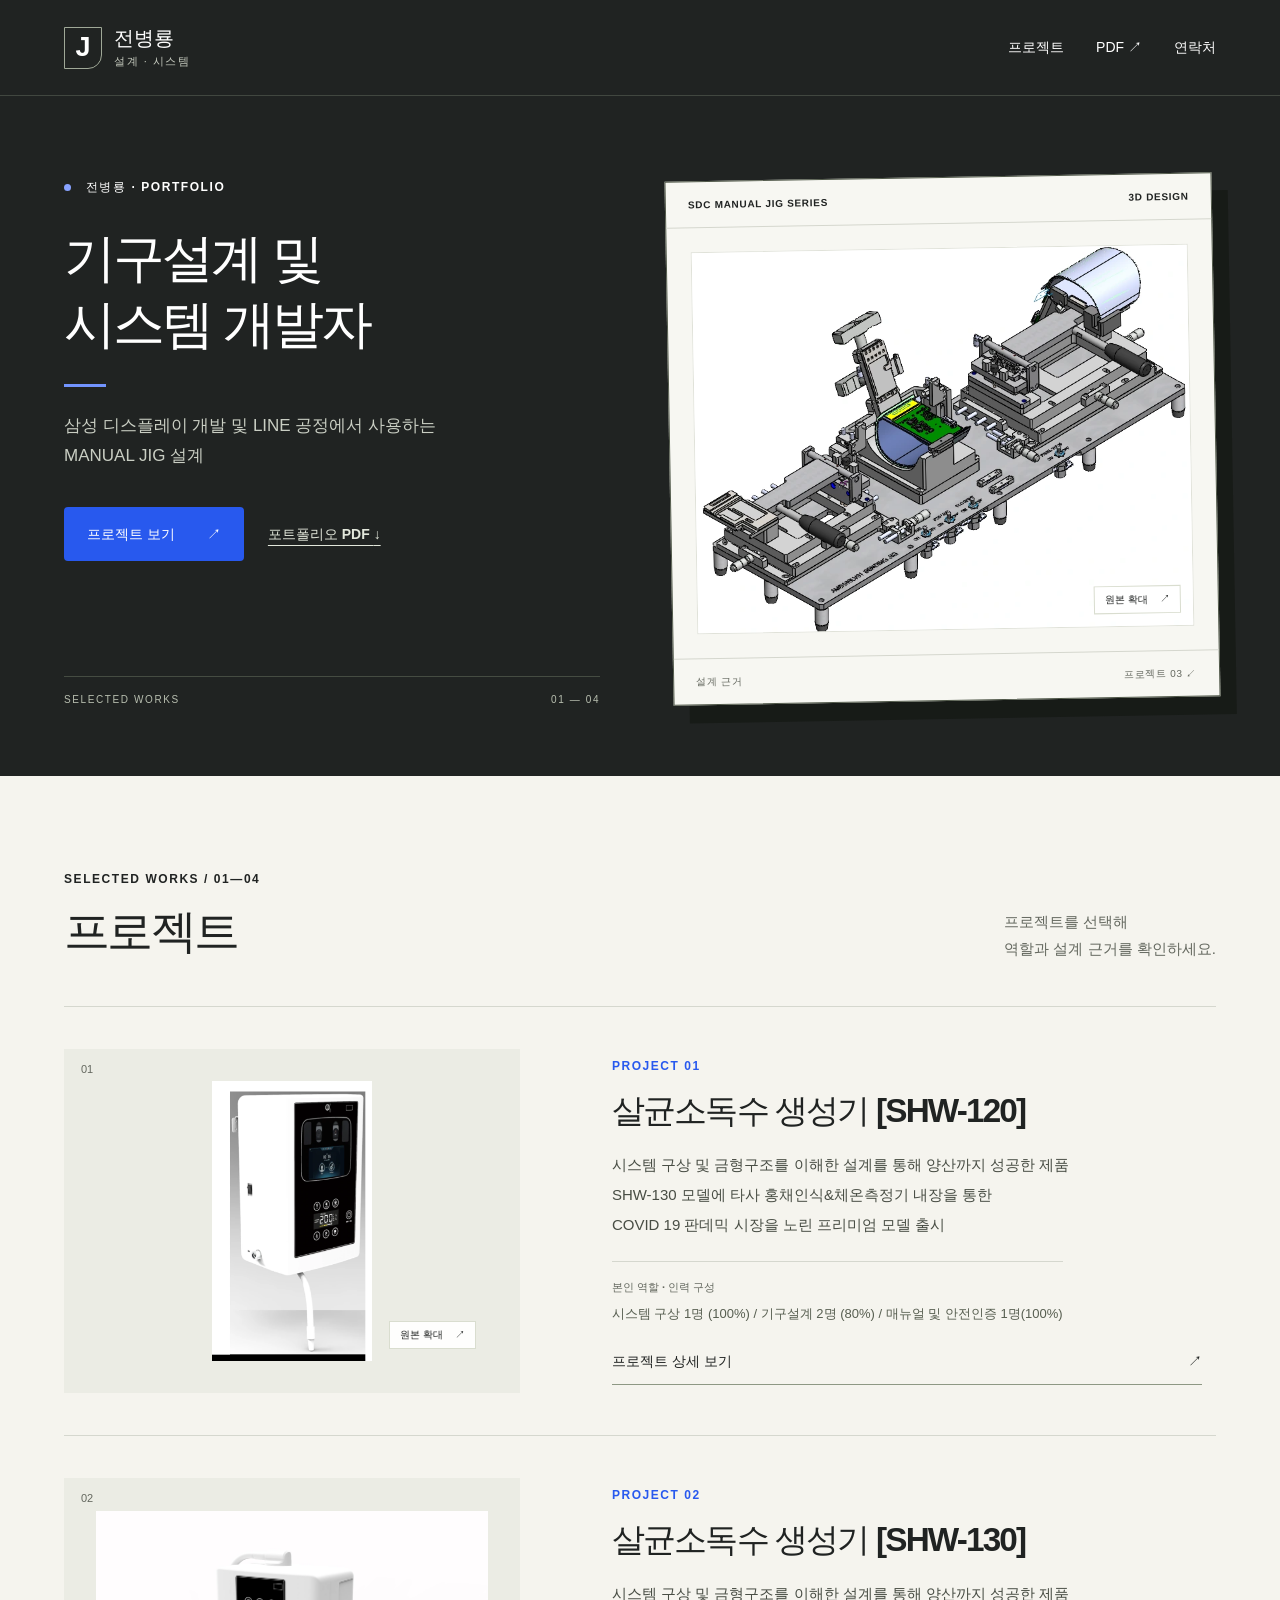
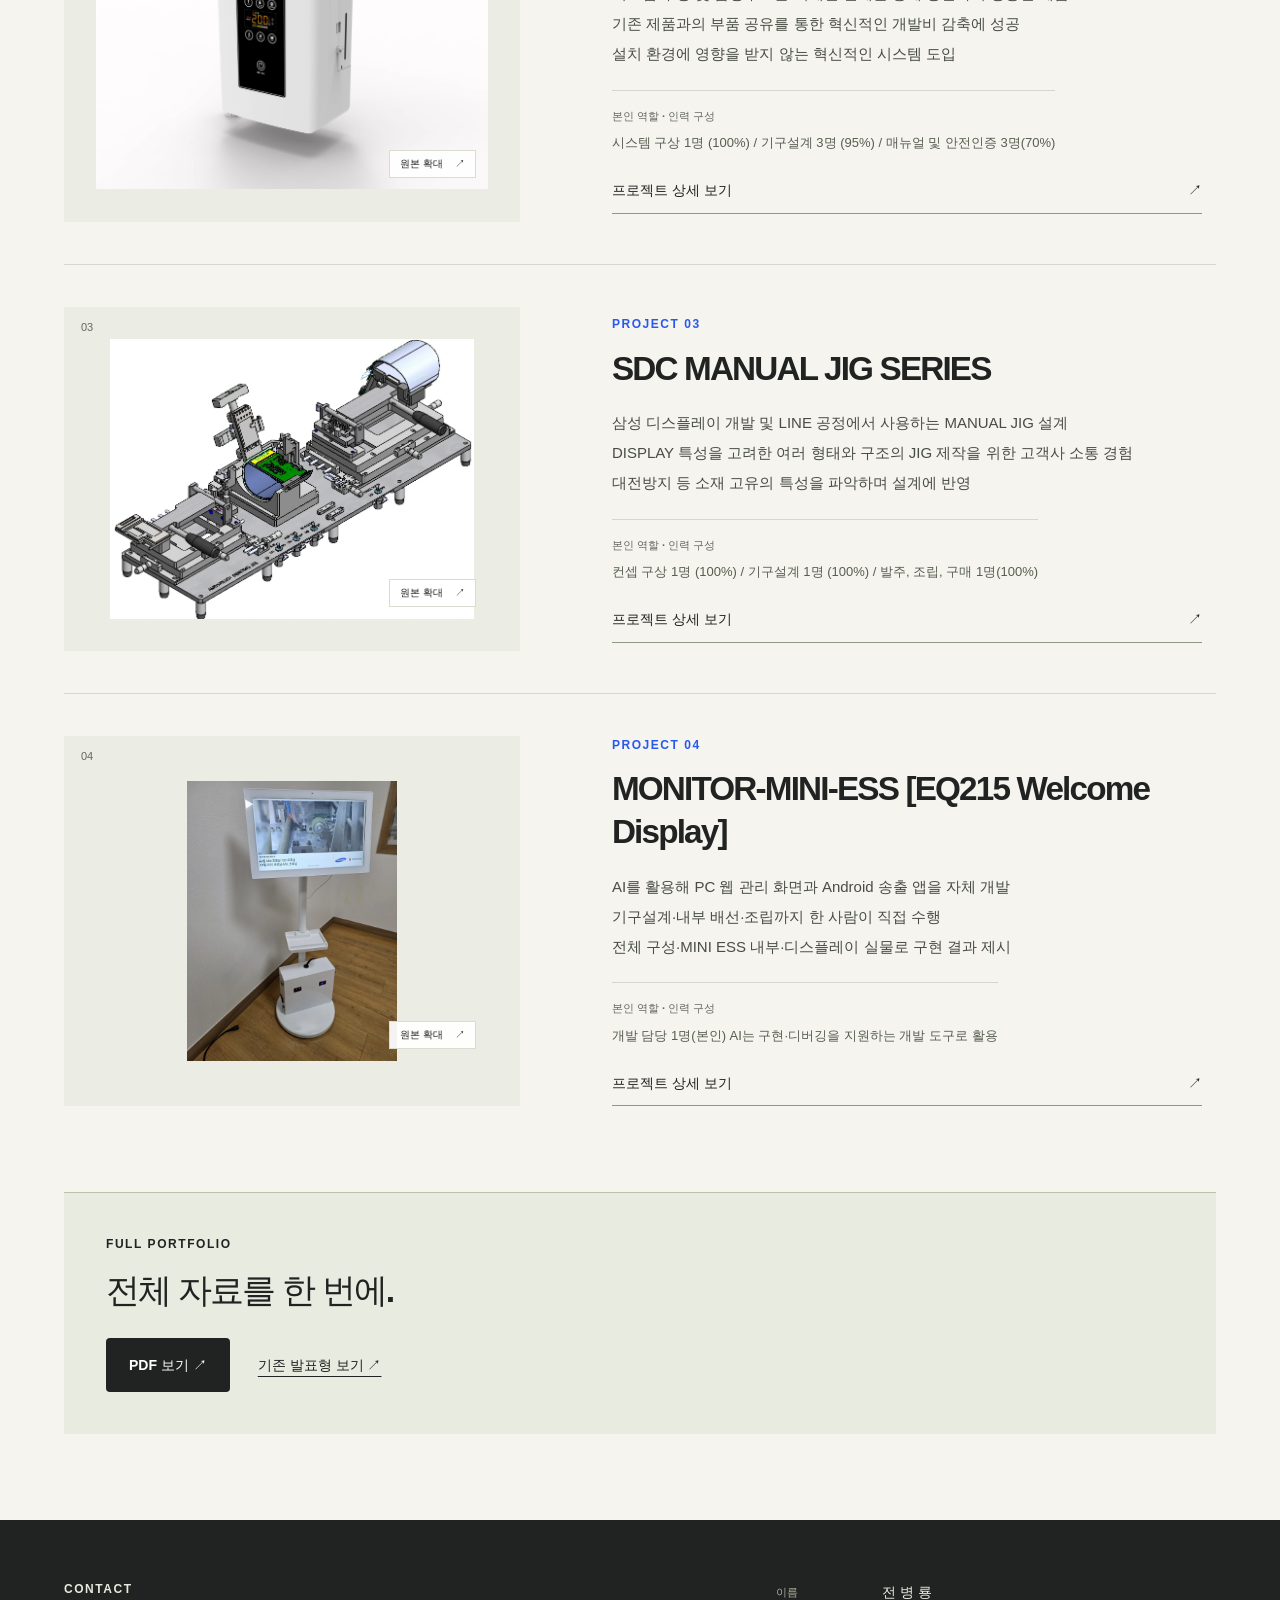
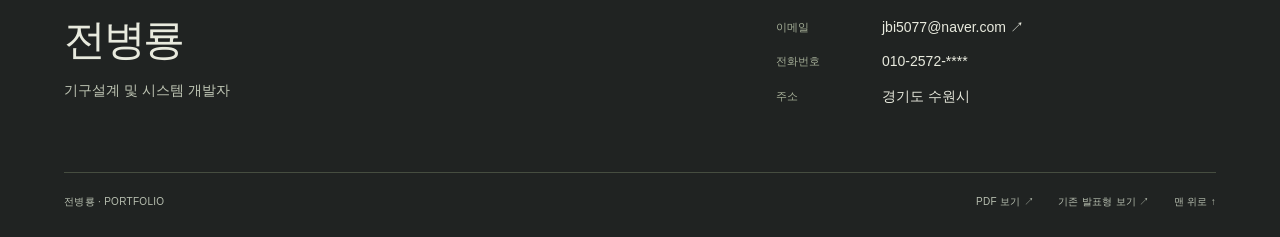
<file: docs/index.html>
<!doctype html><html lang="ko"><head><meta charset="utf-8"><meta name="viewport" content="width=device-width,initial-scale=1"><meta name="color-scheme" content="light dark"><title>기구설계 포트폴리오 | 전병룡</title><meta name="description" content="기구설계 및 시스템 개발자 전병룡의 프로젝트와 설계 근거"><link rel="stylesheet" href="site.css"><script type="module" src="site.js"></script></head><body><a class="skip-link" href="#main">본문으로 이동</a><header class="site-header"><a class="brand" href="index.html"><span class="brand-mark" aria-hidden="true">J</span><span>전병룡<small>설계 · 시스템</small></span></a><nav aria-label="주요 탐색"><a href="index.html#projects">프로젝트</a><a href="portfolio.pdf">PDF <span aria-hidden="true">↗</span></a><a href="index.html#contact">연락처</a></nav></header><main id="main"><section class="hero"><div class="hero-copy"><p class="eyebrow"><span class="dot"></span> 전병룡 · PORTFOLIO</p><h1>기구설계 및 <span>시스템 개발자</span></h1><div class="hero-rule"></div><p class="hero-caption">삼성 디스플레이 개발 및 LINE 공정에서 사용하는 MANUAL JIG 설계</p><div class="hero-actions"><a class="button button-primary" href="#projects">프로젝트 보기 <span aria-hidden="true">↗</span></a><a class="text-link" href="portfolio.pdf">포트폴리오 PDF <span aria-hidden="true">↓</span></a></div><div class="hero-index"><span>SELECTED WORKS</span><span>01 — 04</span></div></div><div class="hero-evidence"><div class="figure-top"><span>SDC MANUAL JIG SERIES</span><span>3D DESIGN</span></div><figure class="evidence-image"><a class="image-link" href="assets/s14-img01-full-56afa27a6eae1a82.png" data-zoom aria-label="SDC MANUAL JIG SERIES · Introduce project · 1 확대 보기"><img src="assets/s14-img01-9fd43008713a0a1b.webp" alt="SDC MANUAL JIG SERIES · Introduce project · 1" width="749" height="575" loading="eager" fetchpriority="high" decoding="async"><span class="image-action">원본 확대 <span aria-hidden="true">↗</span></span></a><span class="image-error" role="status" hidden>이미지를 불러오지 못했습니다. 원본 확대 링크를 이용해 주세요.</span></figure><div class="figure-bottom"><span>설계 근거</span><a href="#project-sdc">프로젝트 03 <span aria-hidden="true">↙</span></a></div></div></section><section class="works" id="projects"><div class="section-intro"><div><p class="eyebrow">SELECTED WORKS / 01—04</p><h2>프로젝트</h2></div><p>프로젝트를 선택해<br>역할과 설계 근거를 확인하세요.</p></div><div class="project-list"><article class="project-row" id="project-shw120"><div class="project-media"><span class="project-number">01</span><figure class="evidence-image"><a class="image-link" href="assets/s04-img01-full-3fa1538b82a9c84e.png" data-zoom aria-label="살균소독수 생성기 [SHW-120] · Introduce project · 1 확대 보기"><img src="assets/s04-img01-297c292d64db2743.webp" alt="살균소독수 생성기 [SHW-120] · Introduce project · 1" width="547" height="959" loading="lazy"  decoding="async"><span class="image-action">원본 확대 <span aria-hidden="true">↗</span></span></a><span class="image-error" role="status" hidden>이미지를 불러오지 못했습니다. 원본 확대 링크를 이용해 주세요.</span></figure></div><div class="project-copy"><p class="eyebrow">PROJECT 01</p><h3>살균소독수 생성기 [SHW-120]</h3><div class="project-summary"><p>시스템 구상 및 금형구조를 이해한 설계를 통해 양산까지 성공한 제품</p><p>SHW-130 모델에 타사 홍채인식&amp;체온측정기 내장을 통한</p><p>COVID 19 판데믹 시장을 노린 프리미엄 모델 출시</p></div><div class="role-block"><h4>본인 역할 · 인력 구성</h4><p>시스템 구상 1명 (100%) / 기구설계 2명 (80%) / 매뉴얼 및 안전인증 1명(100%)</p></div><a class="project-link" href="projects/shw120/">프로젝트 상세 보기 <span aria-hidden="true">↗</span></a></div></article><article class="project-row" id="project-shw130"><div class="project-media"><span class="project-number">02</span><figure class="evidence-image"><a class="image-link" href="assets/s09-img01-full-a424d35a59d02118.png" data-zoom aria-label="살균소독수 생성기 [SHW-130] · Introduce project · 1 확대 보기"><img src="assets/s09-img01-c70acd05f8a85f6b.webp" alt="살균소독수 생성기 [SHW-130] · Introduce project · 1" width="1600" height="1133" loading="lazy"  decoding="async"><span class="image-action">원본 확대 <span aria-hidden="true">↗</span></span></a><span class="image-error" role="status" hidden>이미지를 불러오지 못했습니다. 원본 확대 링크를 이용해 주세요.</span></figure></div><div class="project-copy"><p class="eyebrow">PROJECT 02</p><h3>살균소독수 생성기 [SHW-130]</h3><div class="project-summary"><p>시스템 구상 및 금형구조를 이해한 설계를 통해 양산까지 성공한 제품</p><p>기존 제품과의 부품 공유를 통한 혁신적인 개발비 감축에 성공</p><p>설치 환경에 영향을 받지 않는 혁신적인 시스템 도입</p></div><div class="role-block"><h4>본인 역할 · 인력 구성</h4><p>시스템 구상 1명 (100%) / 기구설계 3명 (95%) / 매뉴얼 및 안전인증 3명(70%)</p></div><a class="project-link" href="projects/shw130/">프로젝트 상세 보기 <span aria-hidden="true">↗</span></a></div></article><article class="project-row" id="project-sdc"><div class="project-media"><span class="project-number">03</span><figure class="evidence-image"><a class="image-link" href="assets/s14-img01-full-56afa27a6eae1a82.png" data-zoom aria-label="SDC MANUAL JIG SERIES · Introduce project · 1 확대 보기"><img src="assets/s14-img01-9fd43008713a0a1b.webp" alt="SDC MANUAL JIG SERIES · Introduce project · 1" width="749" height="575" loading="lazy"  decoding="async"><span class="image-action">원본 확대 <span aria-hidden="true">↗</span></span></a><span class="image-error" role="status" hidden>이미지를 불러오지 못했습니다. 원본 확대 링크를 이용해 주세요.</span></figure></div><div class="project-copy"><p class="eyebrow">PROJECT 03</p><h3>SDC MANUAL JIG SERIES</h3><div class="project-summary"><p>삼성 디스플레이 개발 및 LINE 공정에서 사용하는 MANUAL JIG 설계</p><p>DISPLAY 특성을 고려한 여러 형태와 구조의 JIG 제작을 위한 고객사 소통 경험</p><p>대전방지 등 소재 고유의 특성을 파악하며 설계에 반영</p></div><div class="role-block"><h4>본인 역할 · 인력 구성</h4><p>컨셉 구상 1명 (100%) / 기구설계 1명 (100%) / 발주, 조립, 구매 1명(100%)</p></div><a class="project-link" href="projects/sdc/">프로젝트 상세 보기 <span aria-hidden="true">↗</span></a></div></article><article class="project-row" id="project-monitor-mini-ess"><div class="project-media"><span class="project-number">04</span><figure class="evidence-image"><a class="image-link" href="assets/s17-img01-full-ff3c9346de8e7ca6.png" data-zoom aria-label="MONITOR-MINI-ESS [EQ215 Welcome Display] · 시스템 구상부터 실물 제작까지, 전 과정을 직접 수행 · 1 확대 보기"><img src="assets/s17-img01-2b13b0371870e93f.webp" alt="MONITOR-MINI-ESS [EQ215 Welcome Display] · 시스템 구상부터 실물 제작까지, 전 과정을 직접 수행 · 1" width="1152" height="1536" loading="lazy"  decoding="async"><span class="image-action">원본 확대 <span aria-hidden="true">↗</span></span></a><span class="image-error" role="status" hidden>이미지를 불러오지 못했습니다. 원본 확대 링크를 이용해 주세요.</span></figure></div><div class="project-copy"><p class="eyebrow">PROJECT 04</p><h3>MONITOR-MINI-ESS [EQ215 Welcome Display]</h3><div class="project-summary"><p>AI를 활용해 PC 웹 관리 화면과 Android 송출 앱을 자체 개발</p><p>기구설계·내부 배선·조립까지 한 사람이 직접 수행</p><p>전체 구성·MINI ESS 내부·디스플레이 실물로 구현 결과 제시</p></div><div class="role-block"><h4>본인 역할 · 인력 구성</h4><p>개발 담당 1명(본인) AI는 구현·디버깅을 지원하는 개발 도구로 활용</p></div><a class="project-link" href="projects/monitor-mini-ess/">프로젝트 상세 보기 <span aria-hidden="true">↗</span></a></div></article></div></section><section class="document-links"><p class="eyebrow">FULL PORTFOLIO</p><h2>전체 자료를 한 번에.</h2><div><a class="button button-dark" href="portfolio.pdf">PDF 보기 ↗</a><a class="text-link" href="https://jeonbyungryong.github.io/jby-portfolio/">기존 발표형 보기 ↗</a></div></section></main><footer id="contact"><div class="footer-top"><div><p class="eyebrow">CONTACT</p><h2>전병룡</h2><p>기구설계 및 시스템 개발자</p></div><dl class="contact-list"><div><dt>이름</dt><dd>전 병 룡</dd></div><div><dt>이메일</dt><dd><a href="mailto:jbi5077@naver.com">jbi5077@naver.com ↗</a></dd></div><div><dt>전화번호</dt><dd>010-2572-****</dd></div><div><dt>주소</dt><dd>경기도 수원시</dd></div></dl></div><div class="footer-bottom"><span>전병룡 · PORTFOLIO</span><div><a href="portfolio.pdf">PDF 보기 ↗</a><a href="https://jeonbyungryong.github.io/jby-portfolio/">기존 발표형 보기 ↗</a><a href="#main">맨 위로 ↑</a></div></div></footer><dialog class="zoom-dialog" aria-label="근거 이미지 확대"><div class="zoom-toolbar"><p id="zoom-caption"></p><button type="button" class="zoom-close" aria-label="확대 이미지 닫기">닫기 <span aria-hidden="true">×</span></button></div><p class="zoom-error image-error" role="status" hidden>확대 이미지를 불러오지 못했습니다. <a class="zoom-original text-link" target="_blank" rel="noopener">원본 직접 열기 ↗</a></p><img class="zoom-image" alt=""></dialog></body></html>
</file>
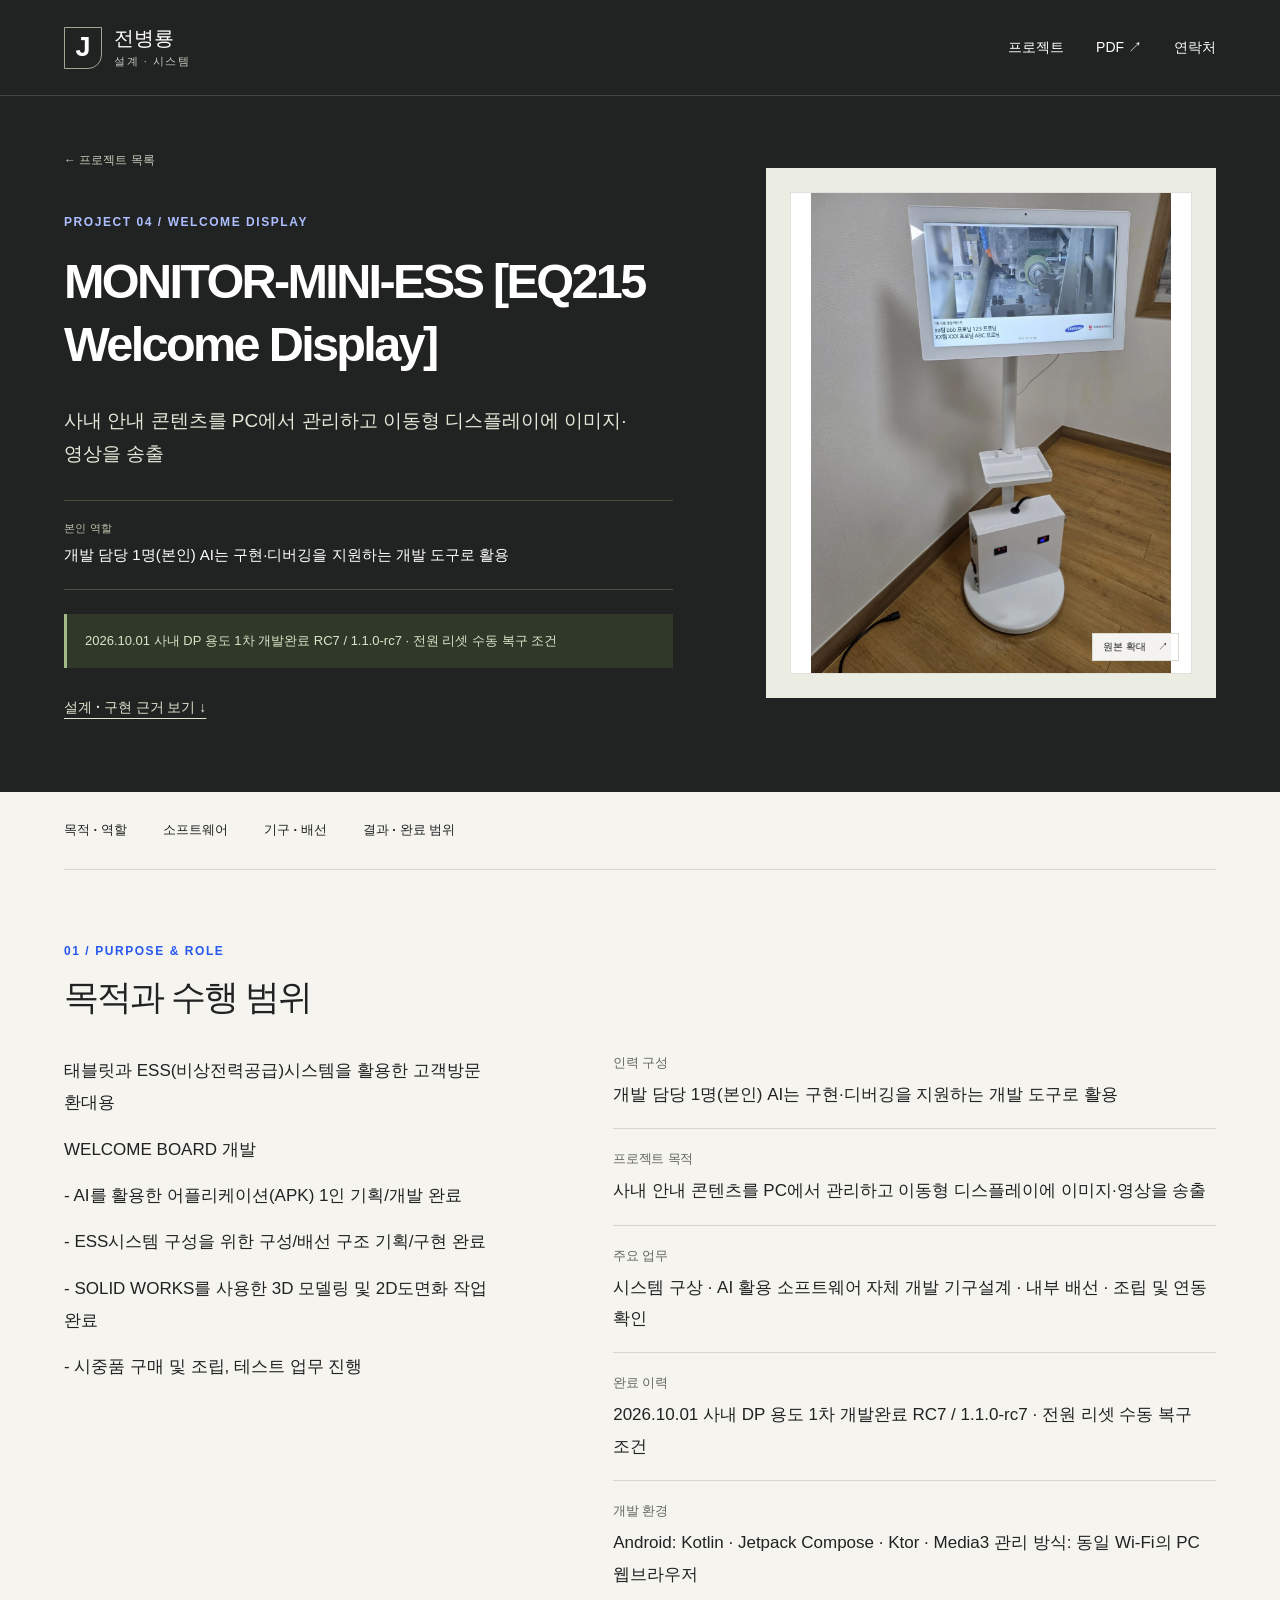
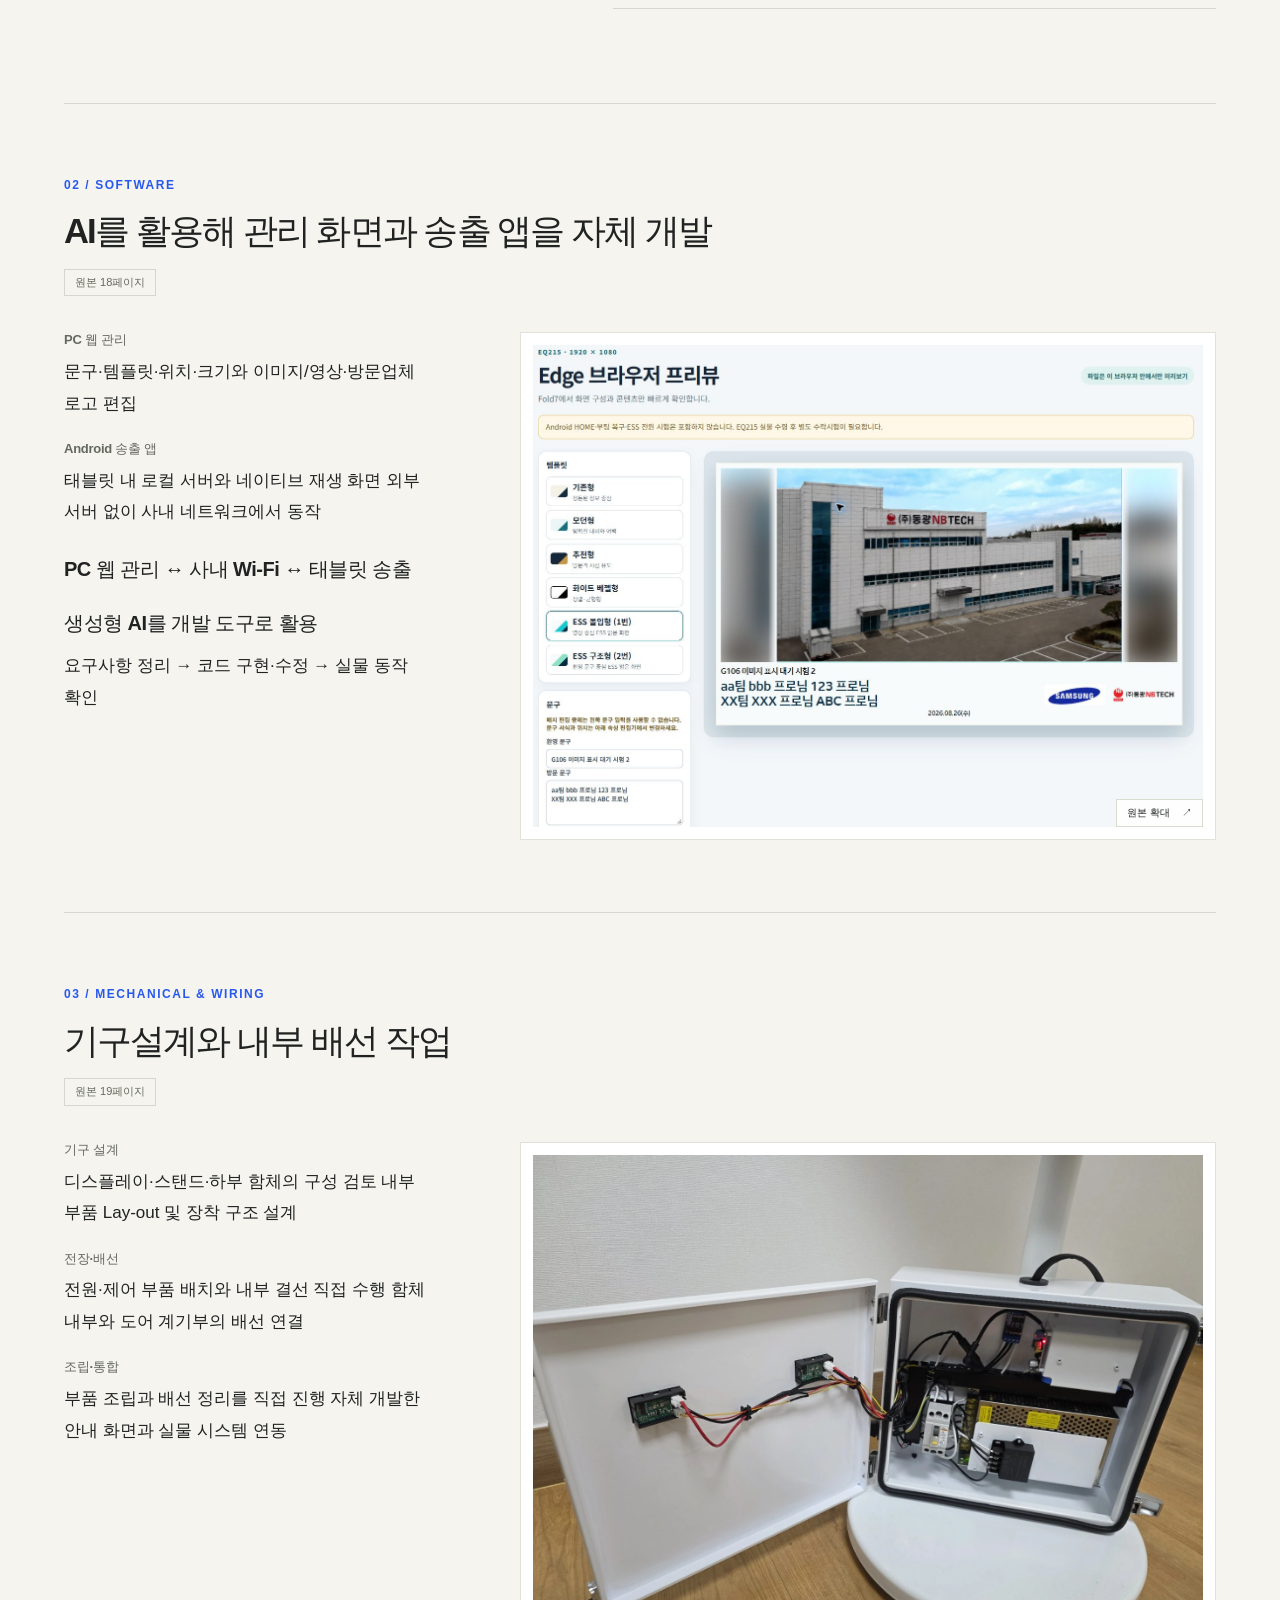
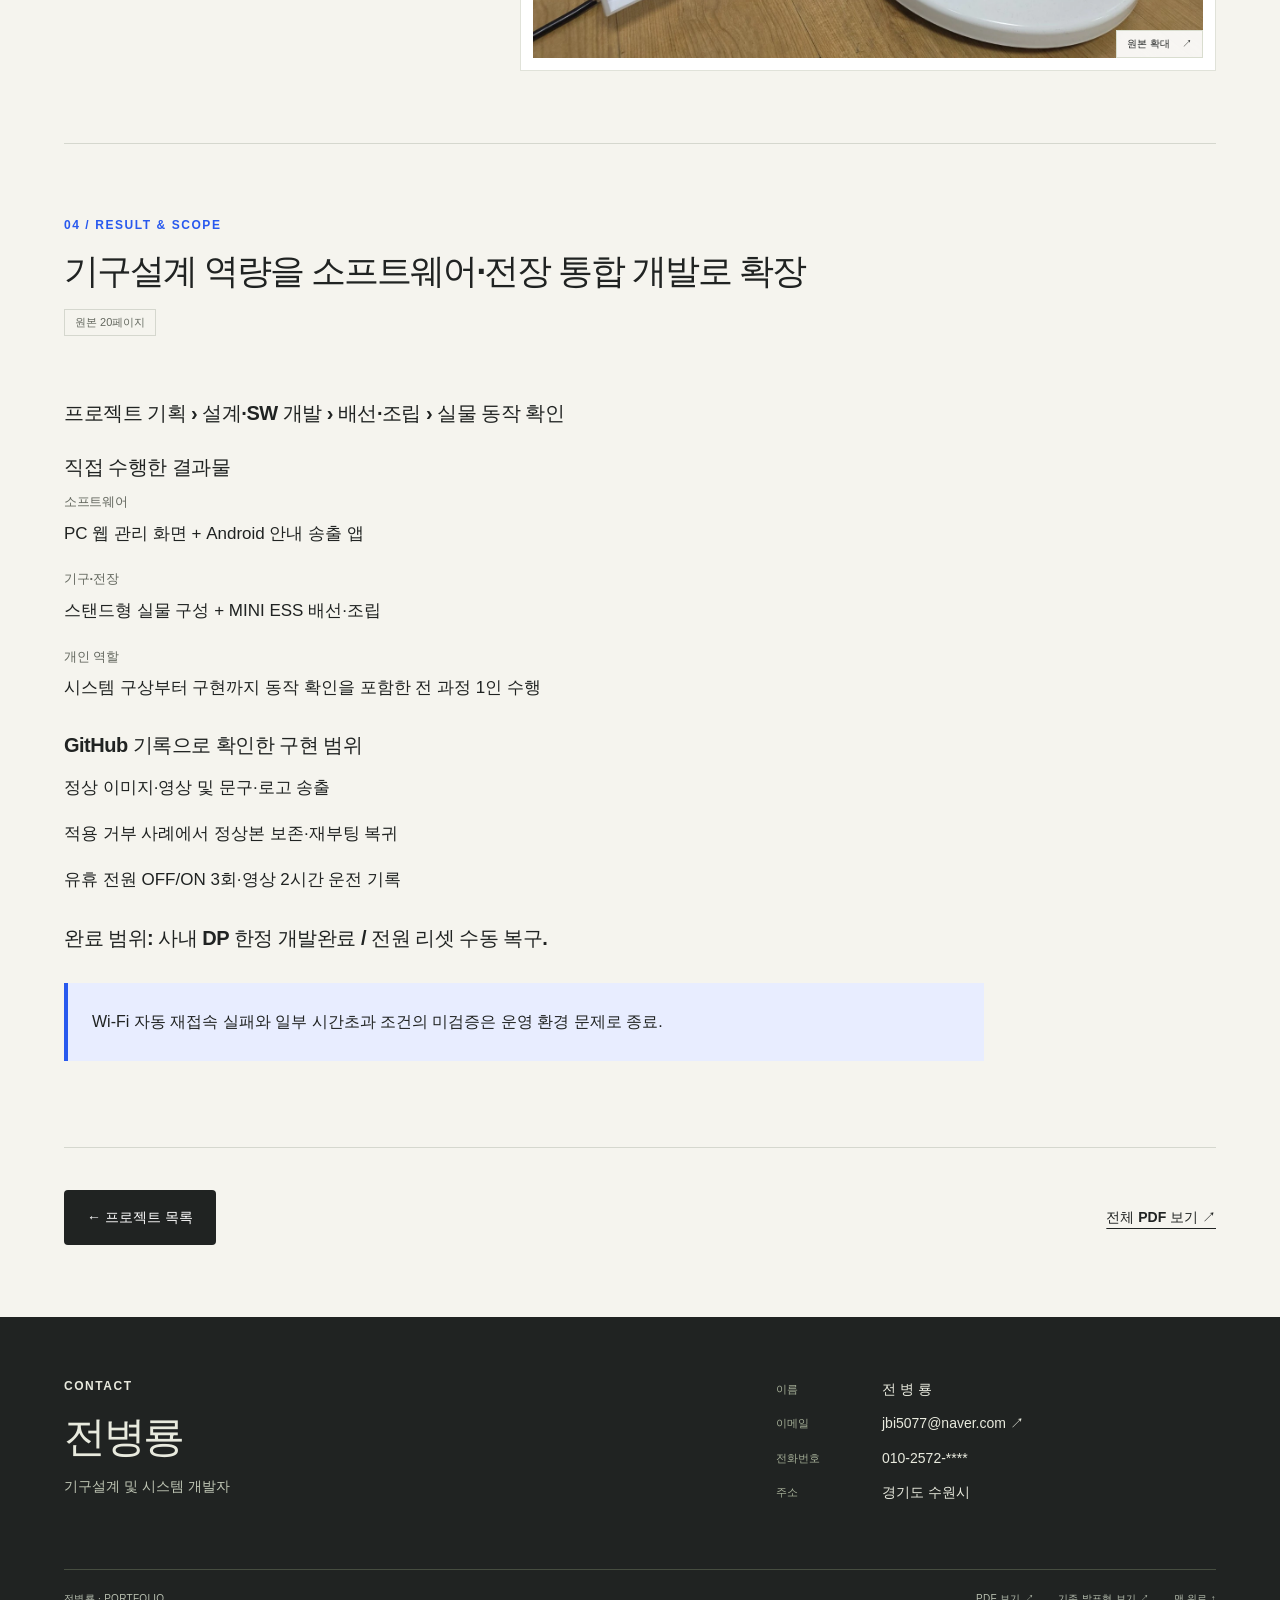
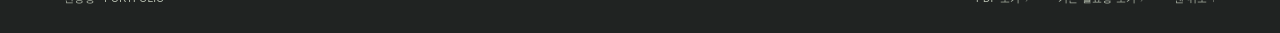
<file: docs/projects/monitor-mini-ess/index.html>
<!doctype html><html lang="ko"><head><meta charset="utf-8"><meta name="viewport" content="width=device-width,initial-scale=1"><meta name="color-scheme" content="light dark"><title>MONITOR-MINI-ESS [EQ215 Welcome Display] | 전병룡</title><meta name="description" content="기구설계 및 시스템 개발자 전병룡의 프로젝트와 설계 근거"><link rel="stylesheet" href="../../site.css"><script type="module" src="../../site.js"></script></head><body><a class="skip-link" href="#main">본문으로 이동</a><header class="site-header"><a class="brand" href="../../index.html"><span class="brand-mark" aria-hidden="true">J</span><span>전병룡<small>설계 · 시스템</small></span></a><nav aria-label="주요 탐색"><a href="../../index.html#projects">프로젝트</a><a href="../../portfolio.pdf">PDF <span aria-hidden="true">↗</span></a><a href="../../index.html#contact">연락처</a></nav></header><main id="main" class="detail-main"><section class="detail-hero"><div class="detail-hero-copy"><a class="back-link" href="../../index.html#projects">← 프로젝트 목록</a><p class="eyebrow">PROJECT 04 / WELCOME DISPLAY</p><h1>MONITOR-MINI-ESS [EQ215 Welcome Display]</h1><p class="detail-purpose">사내 안내 콘텐츠를 PC에서 관리하고 이동형 디스플레이에 이미지·영상을 송출</p><div class="detail-role"><h2>본인 역할</h2><p>개발 담당 1명(본인) AI는 구현·디버깅을 지원하는 개발 도구로 활용</p></div><p class="completion-note">2026.10.01 사내 DP 용도 1차 개발완료 RC7 / 1.1.0-rc7 · 전원 리셋 수동 복구 조건</p><a class="text-link light-link" href="#evidence">설계 · 구현 근거 보기 ↓</a></div><div class="detail-hero-image"><figure class="evidence-image"><a class="image-link" href="../../assets/s17-img01-full-ff3c9346de8e7ca6.png" data-zoom aria-label="MONITOR-MINI-ESS [EQ215 Welcome Display] · 시스템 구상부터 실물 제작까지, 전 과정을 직접 수행 · 1 확대 보기"><img src="../../assets/s17-img01-2b13b0371870e93f.webp" alt="MONITOR-MINI-ESS [EQ215 Welcome Display] · 시스템 구상부터 실물 제작까지, 전 과정을 직접 수행 · 1" width="1152" height="1536" loading="eager" fetchpriority="high" decoding="async"><span class="image-action">원본 확대 <span aria-hidden="true">↗</span></span></a><span class="image-error" role="status" hidden>이미지를 불러오지 못했습니다. 원본 확대 링크를 이용해 주세요.</span></figure></div></section><div class="detail-container"><nav class="detail-nav" aria-label="프로젝트 상세 목차"><a href="#purpose">목적 · 역할</a><a href="#monitor-mini-ess-software">소프트웨어</a><a href="#monitor-mini-ess-mechanical">기구 · 배선</a><a href="#monitor-mini-ess-results">결과 · 완료 범위</a></nav><section class="detail-overview" id="purpose"><div class="section-heading"><p class="eyebrow">01 / PURPOSE & ROLE</p><h2>목적과 수행 범위</h2></div><div class="overview-content"><div class="source-prose"><p data-source="monitor-mini-ess-about:b2">태블릿과 ESS(비상전력공급)시스템을 활용한 고객방문 환대용</p><p data-source="monitor-mini-ess-about:b3">WELCOME BOARD 개발</p><p data-source="monitor-mini-ess-about:b4">- AI를 활용한 어플리케이션(APK) 1인 기획/개발 완료</p><p data-source="monitor-mini-ess-about:b5">- ESS시스템 구성을 위한 구성/배선 구조 기획/구현 완료</p><p data-source="monitor-mini-ess-about:b6">- SOLID WORKS를 사용한 3D 모델링 및 2D도면화 작업 완료</p><p data-source="monitor-mini-ess-about:b7">- 시중품 구매 및 조립, 테스트 업무 진행</p></div><div class="overview-fields"><div class="detail-field" data-source="monitor-mini-ess-overview:b2"><h3>인력 구성</h3><p>개발 담당 1명(본인) AI는 구현·디버깅을 지원하는 개발 도구로 활용</p></div><div class="detail-field" data-source="monitor-mini-ess-overview:b3"><h3>프로젝트 목적</h3><p>사내 안내 콘텐츠를 PC에서 관리하고 이동형 디스플레이에 이미지·영상을 송출</p></div><div class="detail-field" data-source="monitor-mini-ess-overview:b4"><h3>주요 업무</h3><p>시스템 구상 · AI 활용 소프트웨어 자체 개발 기구설계 · 내부 배선 · 조립 및 연동 확인</p></div><div class="detail-field" data-source="monitor-mini-ess-overview:b5"><h3>완료 이력</h3><p>2026.10.01 사내 DP 용도 1차 개발완료 RC7 / 1.1.0-rc7 · 전원 리셋 수동 복구 조건</p></div><div class="detail-field" data-source="monitor-mini-ess-overview:b6"><h3>개발 환경</h3><p>Android: Kotlin · Jetpack Compose · Ktor · Media3 관리 방식: 동일 Wi-Fi의 PC 웹브라우저</p></div></div></div></section><div id="evidence"></div><section class="detail-section " id="monitor-mini-ess-software"><div class="section-heading"><p class="eyebrow">02 / SOFTWARE</p><h2>AI를 활용해 관리 화면과 송출 앱을 자체 개발</h2><span class="source-page">원본 18페이지</span></div><div class="evidence-layout"><div class="source-prose"><div class="detail-field" data-source="monitor-mini-ess-software:b1"><h3>PC 웹 관리</h3><p>문구·템플릿·위치·크기와 이미지/영상·방문업체 로고 편집</p></div><div class="detail-field" data-source="monitor-mini-ess-software:b2"><h3>Android 송출 앱</h3><p>태블릿 내 로컬 서버와 네이티브 재생 화면 외부 서버 없이 사내 네트워크에서 동작</p></div><h3 class="source-heading" data-source="monitor-mini-ess-software:b3">PC 웹 관리 ↔ 사내 Wi-Fi ↔ 태블릿 송출</h3><h3 class="source-heading" data-source="monitor-mini-ess-software:b4">생성형 AI를 개발 도구로 활용</h3><p data-source="monitor-mini-ess-software:b5">요구사항 정리 → 코드 구현·수정 → 실물 동작 확인</p></div><div class="detail-gallery"><figure class="evidence-image"><a class="image-link" href="../../assets/s18-img01-full-a1077738100c505f.png" data-zoom aria-label="MONITOR-MINI-ESS [EQ215 Welcome Display] · AI를 활용해 관리 화면과 송출 앱을 자체 개발 · 1 확대 보기"><img src="../../assets/s18-img01-bab5359d5162afc1.webp" alt="MONITOR-MINI-ESS [EQ215 Welcome Display] · AI를 활용해 관리 화면과 송출 앱을 자체 개발 · 1" width="1356" height="975" loading="lazy"  decoding="async"><span class="image-action">원본 확대 <span aria-hidden="true">↗</span></span></a><span class="image-error" role="status" hidden>이미지를 불러오지 못했습니다. 원본 확대 링크를 이용해 주세요.</span></figure></div></div></section><section class="detail-section " id="monitor-mini-ess-mechanical"><div class="section-heading"><p class="eyebrow">03 / MECHANICAL & WIRING</p><h2>기구설계와 내부 배선 작업</h2><span class="source-page">원본 19페이지</span></div><div class="evidence-layout"><div class="source-prose"><div class="detail-field" data-source="monitor-mini-ess-mechanical:b1"><h3>기구 설계</h3><p>디스플레이·스탠드·하부 함체의 구성 검토 내부 부품 Lay-out 및 장착 구조 설계</p></div><div class="detail-field" data-source="monitor-mini-ess-mechanical:b2"><h3>전장·배선</h3><p>전원·제어 부품 배치와 내부 결선 직접 수행 함체 내부와 도어 계기부의 배선 연결</p></div><div class="detail-field" data-source="monitor-mini-ess-mechanical:b3"><h3>조립·통합</h3><p>부품 조립과 배선 정리를 직접 진행 자체 개발한 안내 화면과 실물 시스템 연동</p></div></div><div class="detail-gallery"><figure class="evidence-image"><a class="image-link" href="../../assets/s19-img01-full-40bdcdd159e6ddf2.png" data-zoom aria-label="MONITOR-MINI-ESS [EQ215 Welcome Display] · 기구설계와 내부 배선 작업 · 1 확대 보기"><img src="../../assets/s19-img01-f779fd9d29684c00.webp" alt="MONITOR-MINI-ESS [EQ215 Welcome Display] · 기구설계와 내부 배선 작업 · 1" width="1536" height="1152" loading="lazy"  decoding="async"><span class="image-action">원본 확대 <span aria-hidden="true">↗</span></span></a><span class="image-error" role="status" hidden>이미지를 불러오지 못했습니다. 원본 확대 링크를 이용해 주세요.</span></figure></div></div></section><section class="detail-section results-section" id="monitor-mini-ess-results"><div class="section-heading"><p class="eyebrow">04 / RESULT & SCOPE</p><h2>기구설계 역량을 소프트웨어·전장 통합 개발로 확장</h2><span class="source-page">원본 20페이지</span></div><div class="evidence-layout"><div class="source-prose"><h3 class="source-heading" data-source="monitor-mini-ess-results:b1">프로젝트 기획 › 설계·SW 개발 › 배선·조립 › 실물 동작 확인</h3><h3 class="source-heading" data-source="monitor-mini-ess-results:b2">직접 수행한 결과물</h3><div class="detail-field" data-source="monitor-mini-ess-results:b3"><h3>소프트웨어</h3><p>PC 웹 관리 화면 + Android 안내 송출 앱</p></div><div class="detail-field" data-source="monitor-mini-ess-results:b4"><h3>기구·전장</h3><p>스탠드형 실물 구성 + MINI ESS 배선·조립</p></div><div class="detail-field" data-source="monitor-mini-ess-results:b5"><h3>개인 역할</h3><p>시스템 구상부터 구현까지 동작 확인을 포함한 전 과정 1인 수행</p></div><h3 class="source-heading" data-source="monitor-mini-ess-results:b6">GitHub 기록으로 확인한 구현 범위</h3><p data-source="monitor-mini-ess-results:b7">정상 이미지·영상 및 문구·로고 송출</p><p data-source="monitor-mini-ess-results:b8">적용 거부 사례에서 정상본 보존·재부팅 복귀</p><p data-source="monitor-mini-ess-results:b9">유휴 전원 OFF/ON 3회·영상 2시간 운전 기록</p><h3 class="source-heading" data-source="monitor-mini-ess-results:b10">완료 범위: 사내 DP 한정 개발완료 / 전원 리셋 수동 복구.</h3><p data-source="monitor-mini-ess-results:b11">Wi-Fi 자동 재접속 실패와 일부 시간초과 조건의 미검증은 운영 환경 문제로 종료.</p></div></div></section><div class="detail-end"><a class="button button-dark" href="../../index.html#projects">← 프로젝트 목록</a><a class="text-link" href="../../portfolio.pdf">전체 PDF 보기 ↗</a></div></div></main><footer id="contact"><div class="footer-top"><div><p class="eyebrow">CONTACT</p><h2>전병룡</h2><p>기구설계 및 시스템 개발자</p></div><dl class="contact-list"><div><dt>이름</dt><dd>전 병 룡</dd></div><div><dt>이메일</dt><dd><a href="mailto:jbi5077@naver.com">jbi5077@naver.com ↗</a></dd></div><div><dt>전화번호</dt><dd>010-2572-****</dd></div><div><dt>주소</dt><dd>경기도 수원시</dd></div></dl></div><div class="footer-bottom"><span>전병룡 · PORTFOLIO</span><div><a href="../../portfolio.pdf">PDF 보기 ↗</a><a href="https://jeonbyungryong.github.io/jby-portfolio/">기존 발표형 보기 ↗</a><a href="#main">맨 위로 ↑</a></div></div></footer><dialog class="zoom-dialog" aria-label="근거 이미지 확대"><div class="zoom-toolbar"><p id="zoom-caption"></p><button type="button" class="zoom-close" aria-label="확대 이미지 닫기">닫기 <span aria-hidden="true">×</span></button></div><p class="zoom-error image-error" role="status" hidden>확대 이미지를 불러오지 못했습니다. <a class="zoom-original text-link" target="_blank" rel="noopener">원본 직접 열기 ↗</a></p><img class="zoom-image" alt=""></dialog></body></html>
</file>
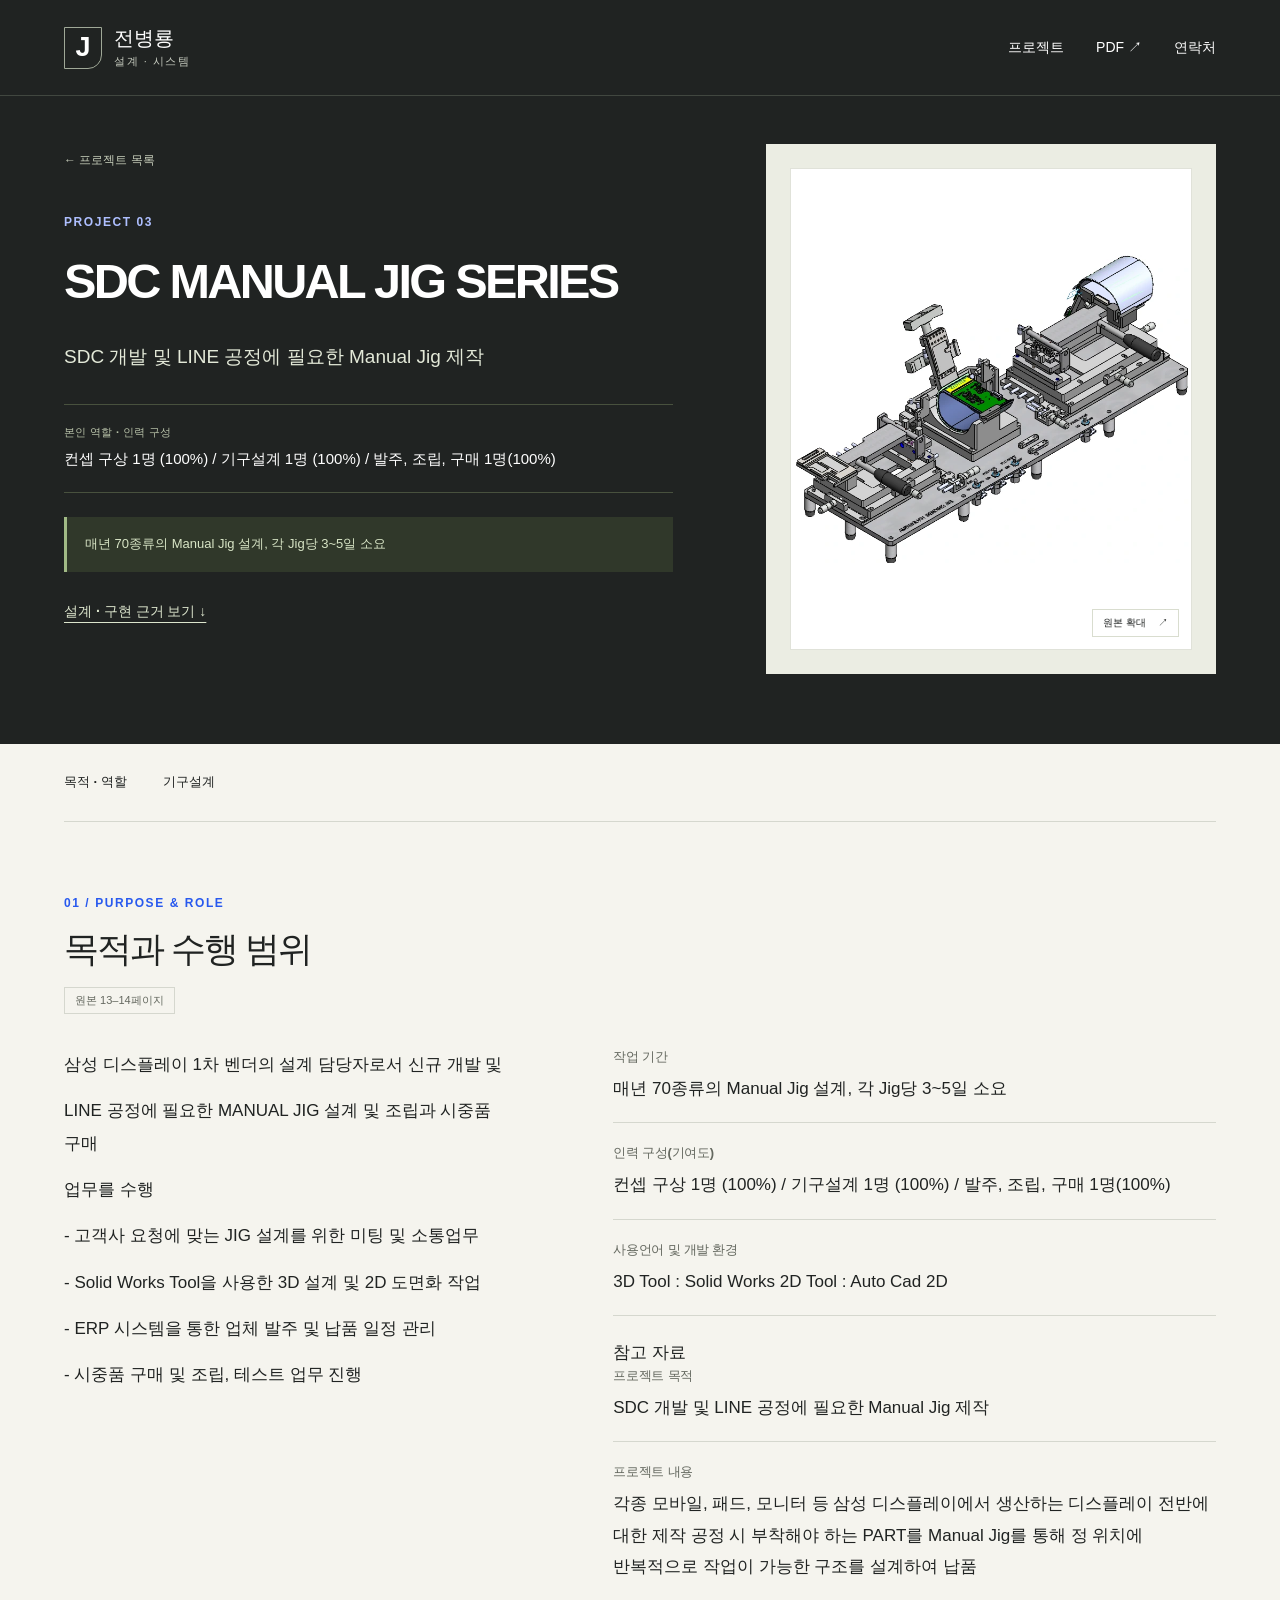
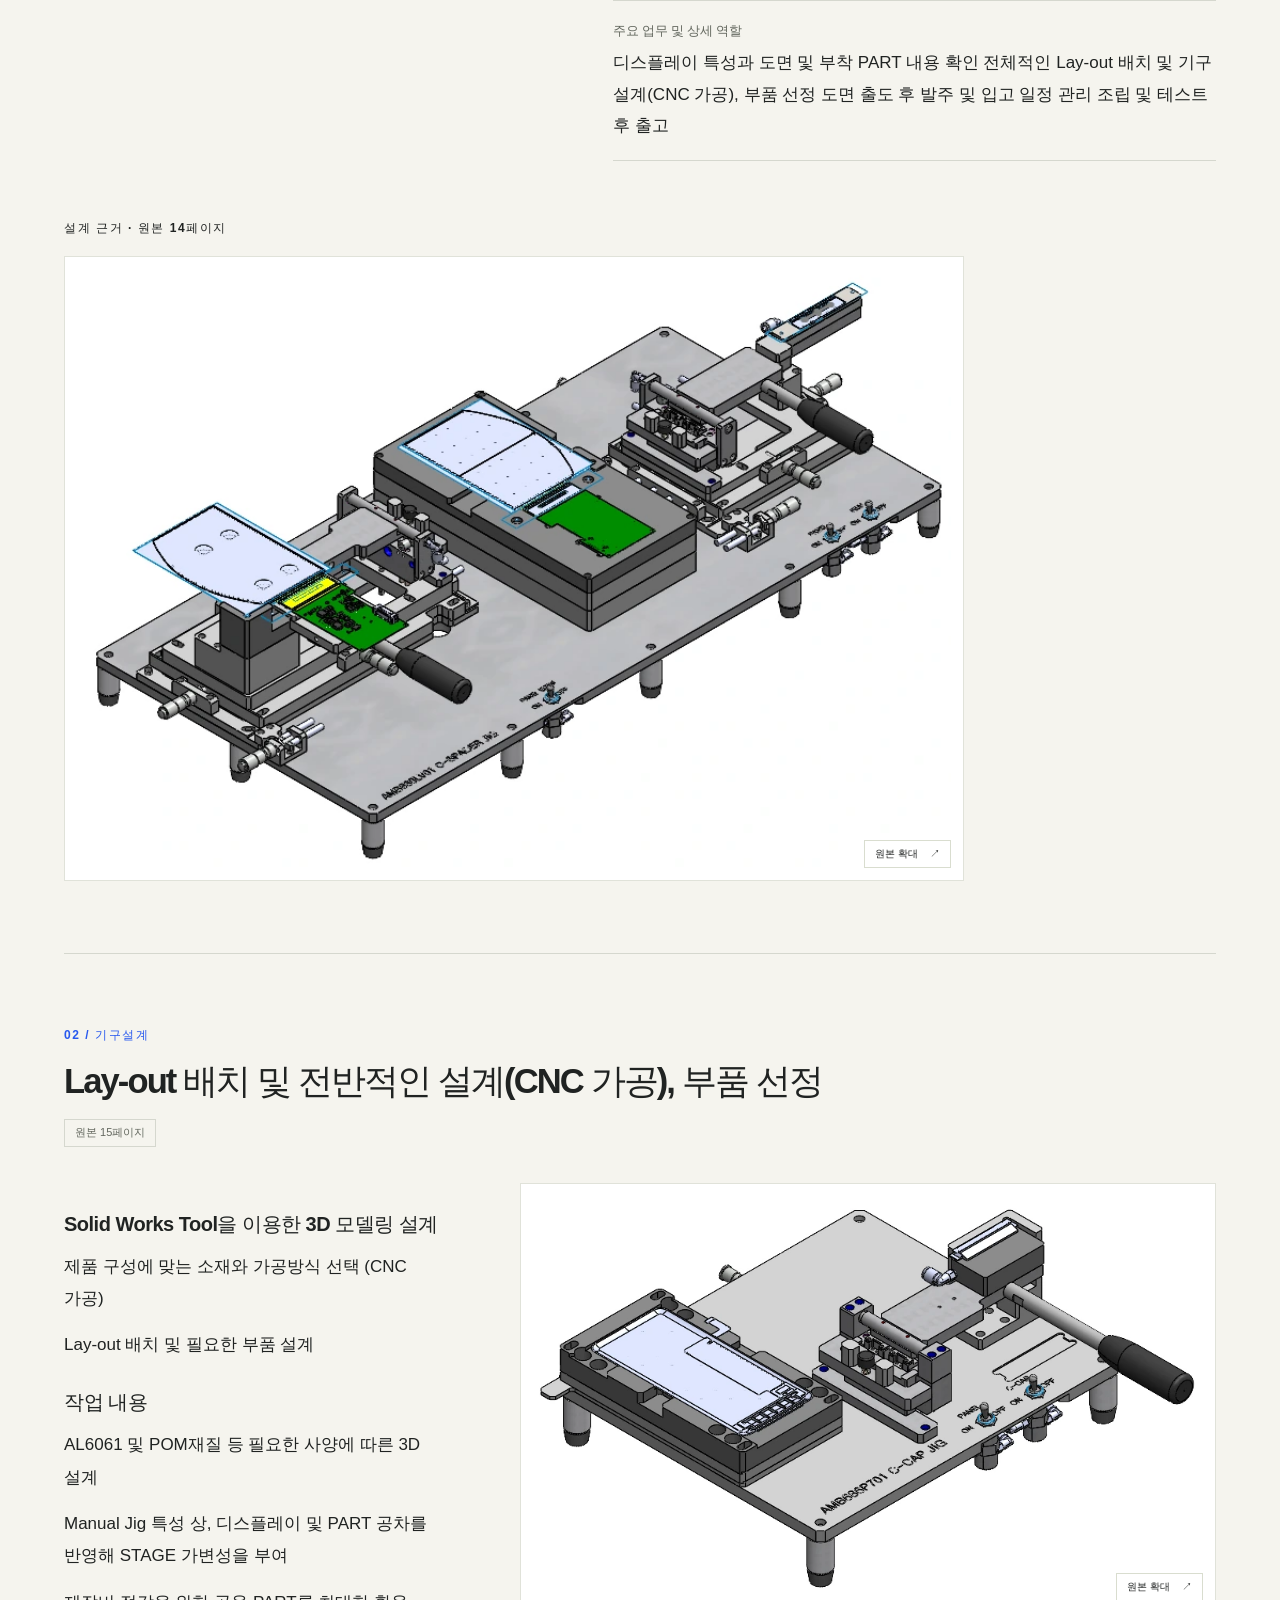
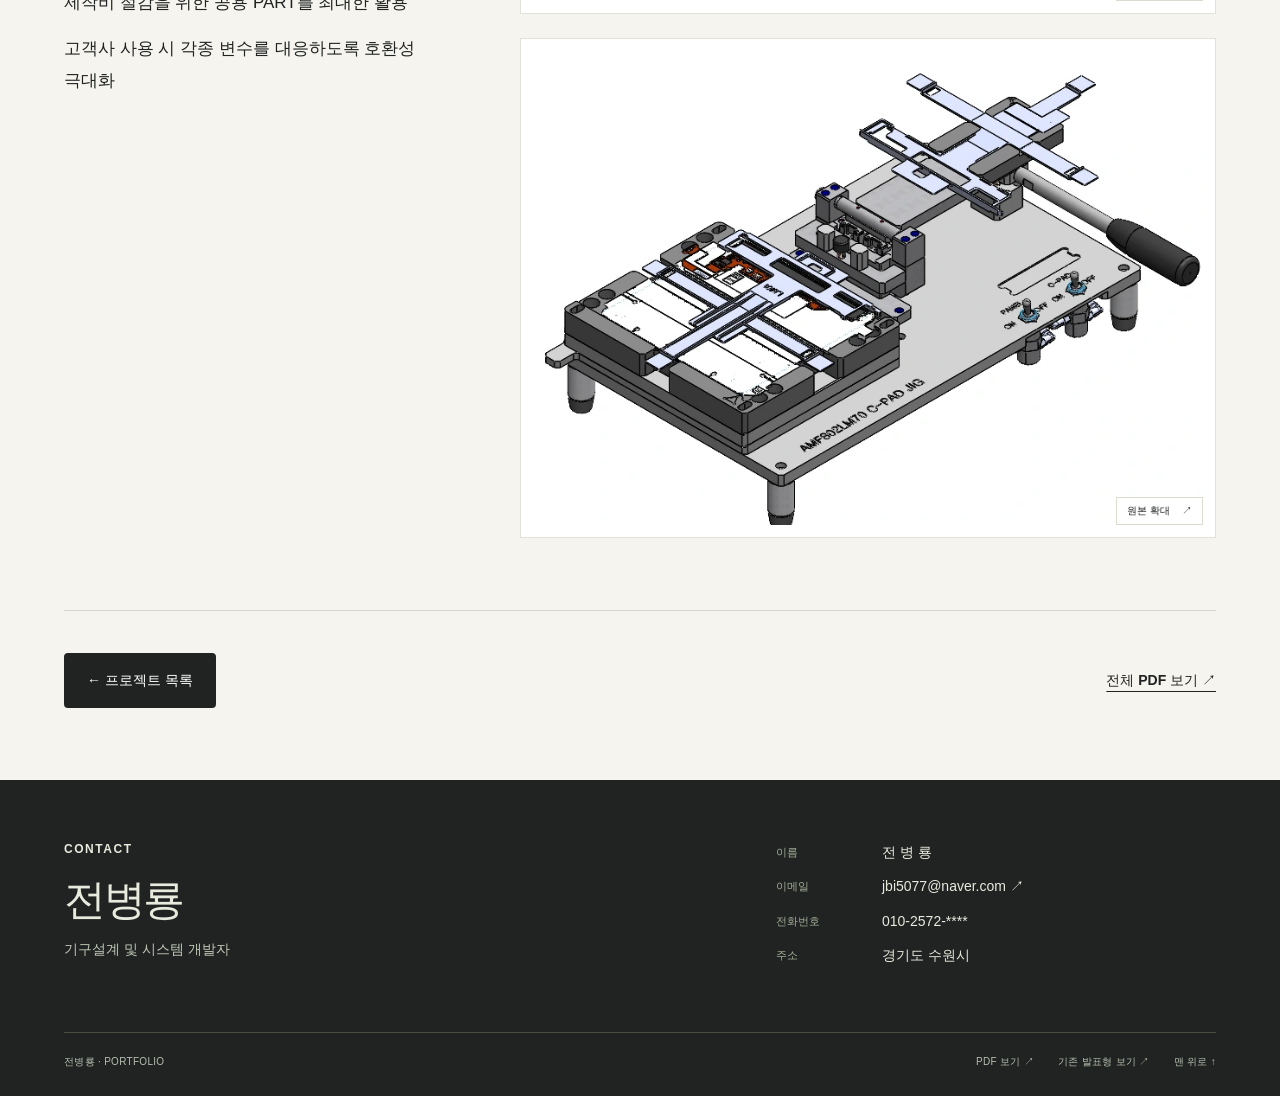
<file: docs/projects/sdc/index.html>
<!doctype html><html lang="ko"><head><meta charset="utf-8"><meta name="viewport" content="width=device-width,initial-scale=1"><meta name="color-scheme" content="light dark"><title>SDC MANUAL JIG SERIES | 전병룡</title><meta name="description" content="기구설계 및 시스템 개발자 전병룡의 프로젝트와 설계 근거"><link rel="stylesheet" href="../../site.css"><script type="module" src="../../site.js"></script></head><body><a class="skip-link" href="#main">본문으로 이동</a><header class="site-header"><a class="brand" href="../../index.html"><span class="brand-mark" aria-hidden="true">J</span><span>전병룡<small>설계 · 시스템</small></span></a><nav aria-label="주요 탐색"><a href="../../index.html#projects">프로젝트</a><a href="../../portfolio.pdf">PDF <span aria-hidden="true">↗</span></a><a href="../../index.html#contact">연락처</a></nav></header><main id="main" class="detail-main">
    <section class="detail-hero">
      <div class="detail-hero-copy">
        <a class="back-link" href="../../index.html#projects">← 프로젝트 목록</a>
        <p class="eyebrow">PROJECT 03</p>
        <h1>SDC MANUAL JIG SERIES</h1><p class="detail-purpose">SDC 개발 및 LINE 공정에 필요한 Manual Jig 제작</p>
        <div class="detail-role"><h2>본인 역할 · 인력 구성</h2><p>컨셉 구상 1명 (100%) / 기구설계 1명 (100%) / 발주, 조립, 구매 1명(100%)</p></div>
        <p class="completion-note">매년 70종류의 Manual Jig 설계, 각 Jig당 3~5일 소요</p><a class="text-link light-link" href="#evidence">설계 · 구현 근거 보기 ↓</a>
      </div>
      <div class="detail-hero-image"><figure class="evidence-image"><a class="image-link" href="../../assets/s14-img01-full-56afa27a6eae1a82.png" data-zoom aria-label="SDC MANUAL JIG SERIES · Introduce project · 1 확대 보기"><img src="../../assets/s14-img01-9fd43008713a0a1b.webp" alt="SDC MANUAL JIG SERIES · Introduce project · 1" width="749" height="575" loading="eager" fetchpriority="high" decoding="async"><span class="image-action">원본 확대 <span aria-hidden="true">↗</span></span></a><span class="image-error" role="status" hidden>이미지를 불러오지 못했습니다. 원본 확대 링크를 이용해 주세요.</span></figure></div>
    </section>
    <div class="detail-container">
      <nav class="detail-nav" aria-label="프로젝트 상세 목차"><a href="#purpose">목적 · 역할</a><a href="#sdc-mechanical">기구설계</a></nav>
      <section class="detail-overview" id="purpose">
        <div class="section-heading"><p class="eyebrow">01 / PURPOSE & ROLE</p><h2>목적과 수행 범위</h2><span class="source-page">원본 13–14페이지</span></div>
        <div class="overview-content">
          <div class="source-prose"><p data-source="sdc-about:b1">삼성 디스플레이 1차 벤더의 설계 담당자로서 신규 개발 및</p><p data-source="sdc-about:b2">LINE 공정에 필요한 MANUAL JIG 설계 및 조립과 시중품 구매</p><p data-source="sdc-about:b3">업무를 수행</p><p data-source="sdc-about:b4">- 고객사 요청에 맞는 JIG 설계를 위한 미팅 및 소통업무</p><p data-source="sdc-about:b5">- Solid Works Tool을 사용한 3D 설계 및 2D 도면화 작업</p><p data-source="sdc-about:b6">- ERP 시스템을 통한 업체 발주 및 납품 일정 관리</p><p data-source="sdc-about:b7">- 시중품 구매 및 조립, 테스트 업무 진행</p></div>
          <div class="overview-fields"><div class="detail-field" data-source="sdc-overview:b1"><h3>작업 기간</h3><p>매년 70종류의 Manual Jig 설계, 각 Jig당 3~5일 소요</p></div><div class="detail-field" data-source="sdc-overview:b2"><h3>인력 구성(기여도)</h3><p>컨셉 구상 1명 (100%) / 기구설계 1명 (100%) / 발주, 조립, 구매 1명(100%)</p></div><div class="detail-field" data-source="sdc-overview:b3"><h3>사용언어 및 개발 환경</h3><p>3D Tool : Solid Works 2D Tool : Auto Cad 2D</p></div><p data-source="sdc-overview:b4">참고 자료</p><div class="detail-field" data-source="sdc-overview:b5"><h3>프로젝트 목적</h3><p>SDC 개발 및 LINE 공정에 필요한 Manual Jig 제작</p></div><div class="detail-field" data-source="sdc-overview:b6"><h3>프로젝트 내용</h3><p>각종 모바일, 패드, 모니터 등 삼성 디스플레이에서 생산하는 디스플레이 전반에 대한 제작 공정 시 부착해야 하는 PART를 Manual Jig를 통해 정 위치에 반복적으로 작업이 가능한 구조를 설계하여 납품</p></div><div class="detail-field" data-source="sdc-overview:b7"><h3>주요 업무 및 상세 역할</h3><p>디스플레이 특성과 도면 및 부착 PART 내용 확인 전체적인 Lay-out 배치 및 기구 설계(CNC 가공), 부품 선정 도면 출도 후 발주 및 입고 일정 관리 조립 및 테스트 후 출고</p></div></div>
        </div>
        <div class="supplemental-evidence"><p class="eyebrow">설계 근거 · 원본 14페이지</p><div class="detail-gallery"><figure class="evidence-image"><a class="image-link" href="../../assets/s14-img02-full-90848b2d12eecdb5.png" data-zoom aria-label="SDC MANUAL JIG SERIES · Introduce project · 2 확대 보기"><img src="../../assets/s14-img02-06561ebeb2267171.webp" alt="SDC MANUAL JIG SERIES · Introduce project · 2" width="818" height="561" loading="lazy"  decoding="async"><span class="image-action">원본 확대 <span aria-hidden="true">↗</span></span></a><span class="image-error" role="status" hidden>이미지를 불러오지 못했습니다. 원본 확대 링크를 이용해 주세요.</span></figure></div></div>
      </section>
      <div id="evidence"></div>
      <section class="detail-section" id="sdc-mechanical"><div class="section-heading"><p class="eyebrow">02 / 기구설계</p><h2>Lay-out 배치 및 전반적인 설계(CNC 가공), 부품 선정</h2><span class="source-page">원본 15페이지</span></div><div class="evidence-layout"><div class="source-prose"><h3 class="source-heading" data-source="sdc-mechanical:b1">Solid Works Tool을 이용한 3D 모델링 설계</h3><p data-source="sdc-mechanical:b2">제품 구성에 맞는 소재와 가공방식 선택 (CNC 가공)</p><p data-source="sdc-mechanical:b3">Lay-out 배치 및 필요한 부품 설계</p><h3 class="source-heading" data-source="sdc-mechanical:b4">작업 내용</h3><p data-source="sdc-mechanical:b5">AL6061 및 POM재질 등 필요한 사양에 따른 3D 설계</p><p data-source="sdc-mechanical:b6">Manual Jig 특성 상, 디스플레이 및 PART 공차를 반영해 STAGE 가변성을 부여</p><p data-source="sdc-mechanical:b7">제작비 절감을 위한 공용 PART를 최대한 활용</p><p data-source="sdc-mechanical:b8">고객사 사용 시 각종 변수를 대응하도록 호환성 극대화</p></div><div class="detail-gallery"><figure class="evidence-image"><a class="image-link" href="../../assets/s15-img01-full-0603ffa72b6b7ffb.png" data-zoom aria-label="SDC MANUAL JIG SERIES · Lay-out 배치 및 전반적인 설계(CNC 가공), 부품 선정 · 1 확대 보기"><img src="../../assets/s15-img01-eaabeef84cba8026.webp" alt="SDC MANUAL JIG SERIES · Lay-out 배치 및 전반적인 설계(CNC 가공), 부품 선정 · 1" width="853" height="516" loading="lazy"  decoding="async"><span class="image-action">원본 확대 <span aria-hidden="true">↗</span></span></a><span class="image-error" role="status" hidden>이미지를 불러오지 못했습니다. 원본 확대 링크를 이용해 주세요.</span></figure><figure class="evidence-image"><a class="image-link" href="../../assets/s15-img02-full-7a235a757bd64ebe.png" data-zoom aria-label="SDC MANUAL JIG SERIES · Lay-out 배치 및 전반적인 설계(CNC 가공), 부품 선정 · 2 확대 보기"><img src="../../assets/s15-img02-7983fd4e585fd52f.webp" alt="SDC MANUAL JIG SERIES · Lay-out 배치 및 전반적인 설계(CNC 가공), 부품 선정 · 2" width="775" height="548" loading="lazy"  decoding="async"><span class="image-action">원본 확대 <span aria-hidden="true">↗</span></span></a><span class="image-error" role="status" hidden>이미지를 불러오지 못했습니다. 원본 확대 링크를 이용해 주세요.</span></figure></div></div></section>
      <div class="detail-end"><a class="button button-dark" href="../../index.html#projects">← 프로젝트 목록</a><a class="text-link" href="../../portfolio.pdf">전체 PDF 보기 ↗</a></div>
    </div>
  </main><footer id="contact"><div class="footer-top"><div><p class="eyebrow">CONTACT</p><h2>전병룡</h2><p>기구설계 및 시스템 개발자</p></div><dl class="contact-list"><div><dt>이름</dt><dd>전 병 룡</dd></div><div><dt>이메일</dt><dd><a href="mailto:jbi5077@naver.com">jbi5077@naver.com ↗</a></dd></div><div><dt>전화번호</dt><dd>010-2572-****</dd></div><div><dt>주소</dt><dd>경기도 수원시</dd></div></dl></div><div class="footer-bottom"><span>전병룡 · PORTFOLIO</span><div><a href="../../portfolio.pdf">PDF 보기 ↗</a><a href="https://jeonbyungryong.github.io/jby-portfolio/">기존 발표형 보기 ↗</a><a href="#main">맨 위로 ↑</a></div></div></footer><dialog class="zoom-dialog" aria-label="근거 이미지 확대"><div class="zoom-toolbar"><p id="zoom-caption"></p><button type="button" class="zoom-close" aria-label="확대 이미지 닫기">닫기 <span aria-hidden="true">×</span></button></div><p class="zoom-error image-error" role="status" hidden>확대 이미지를 불러오지 못했습니다. <a class="zoom-original text-link" target="_blank" rel="noopener">원본 직접 열기 ↗</a></p><img class="zoom-image" alt=""></dialog></body></html>
</file>
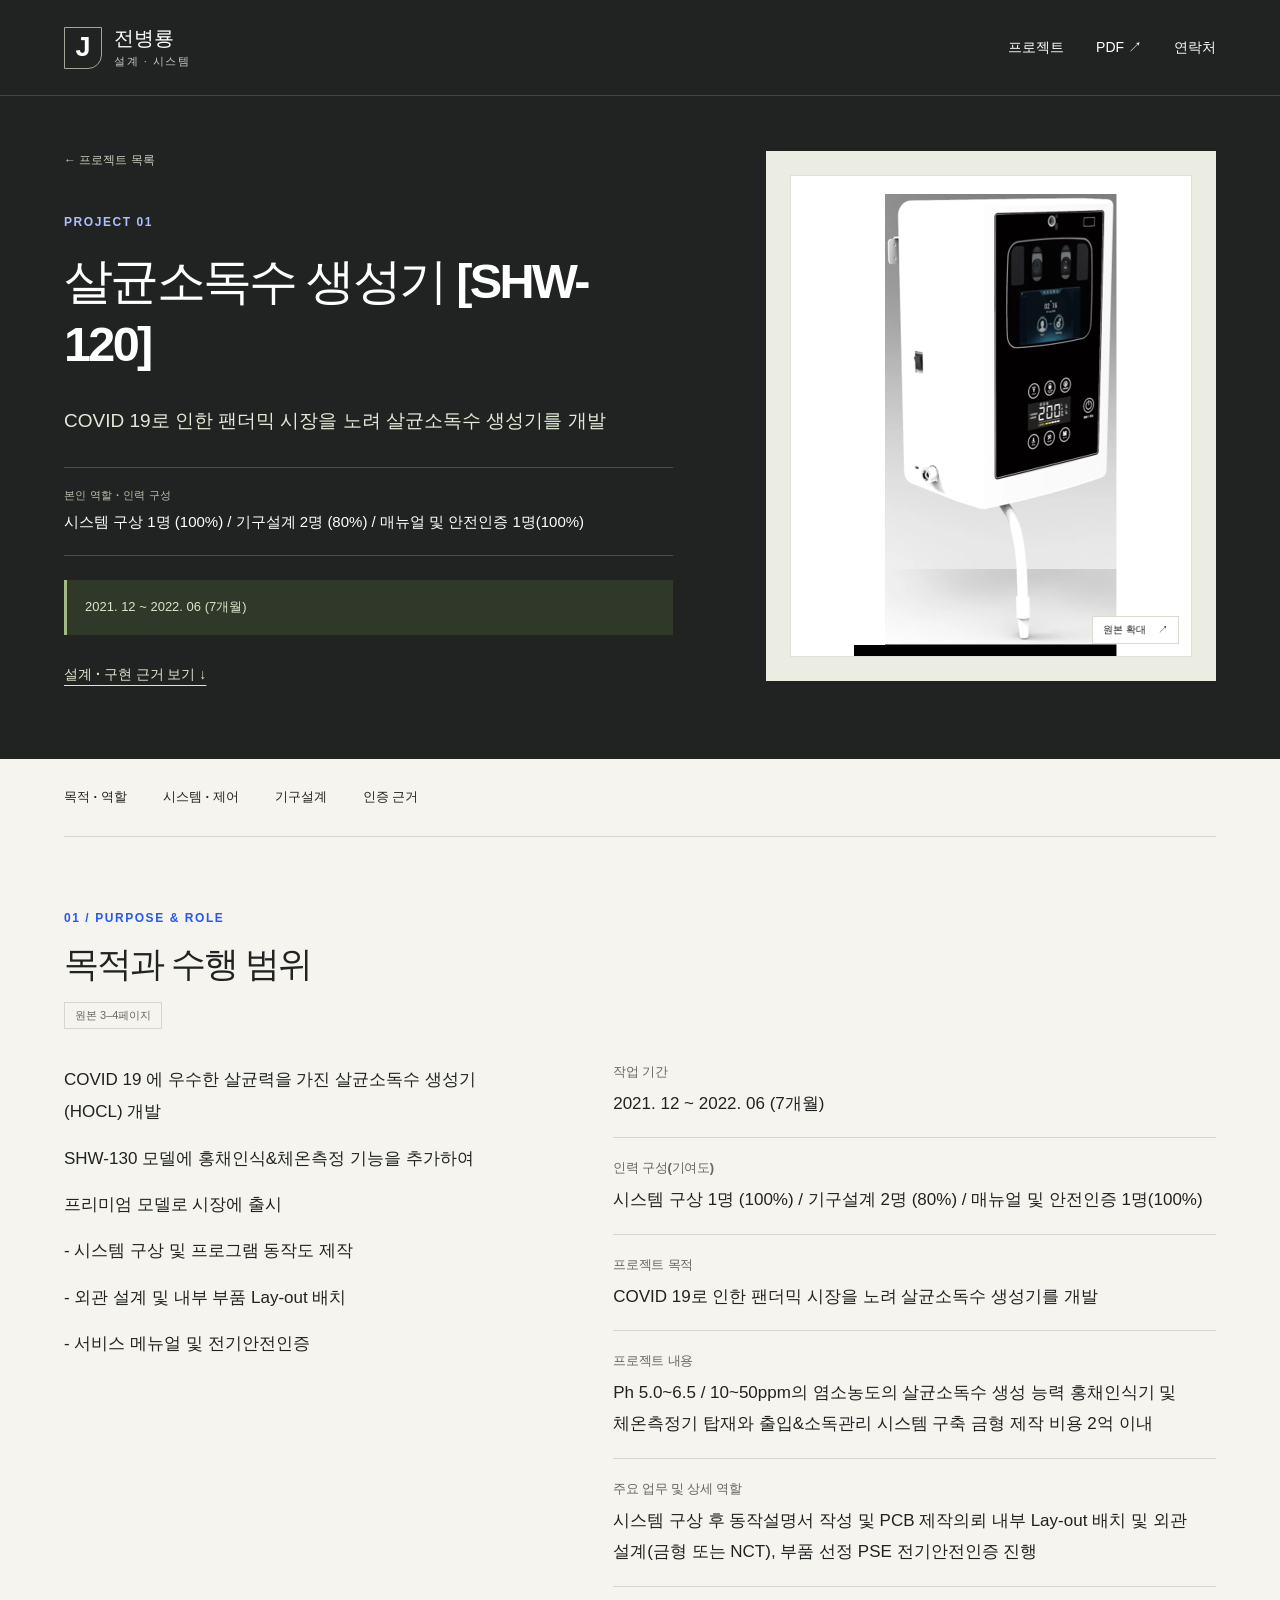
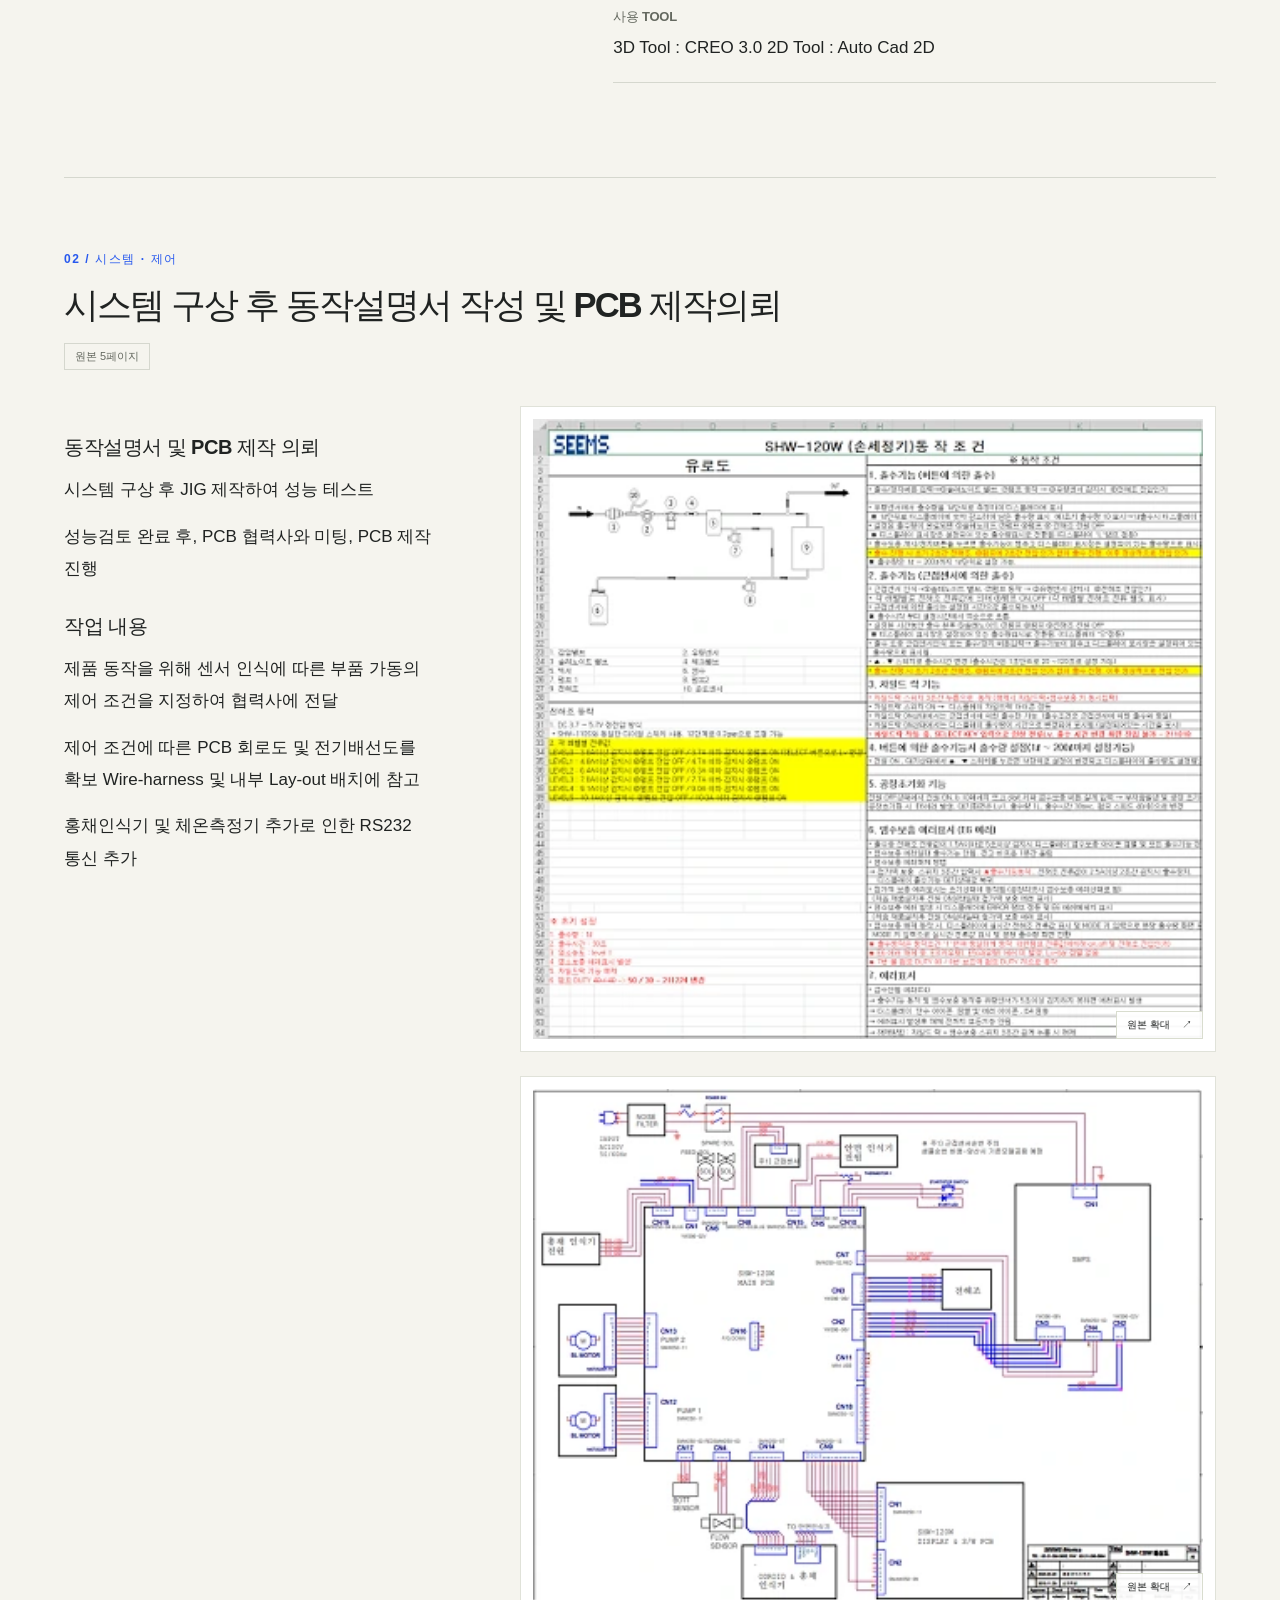
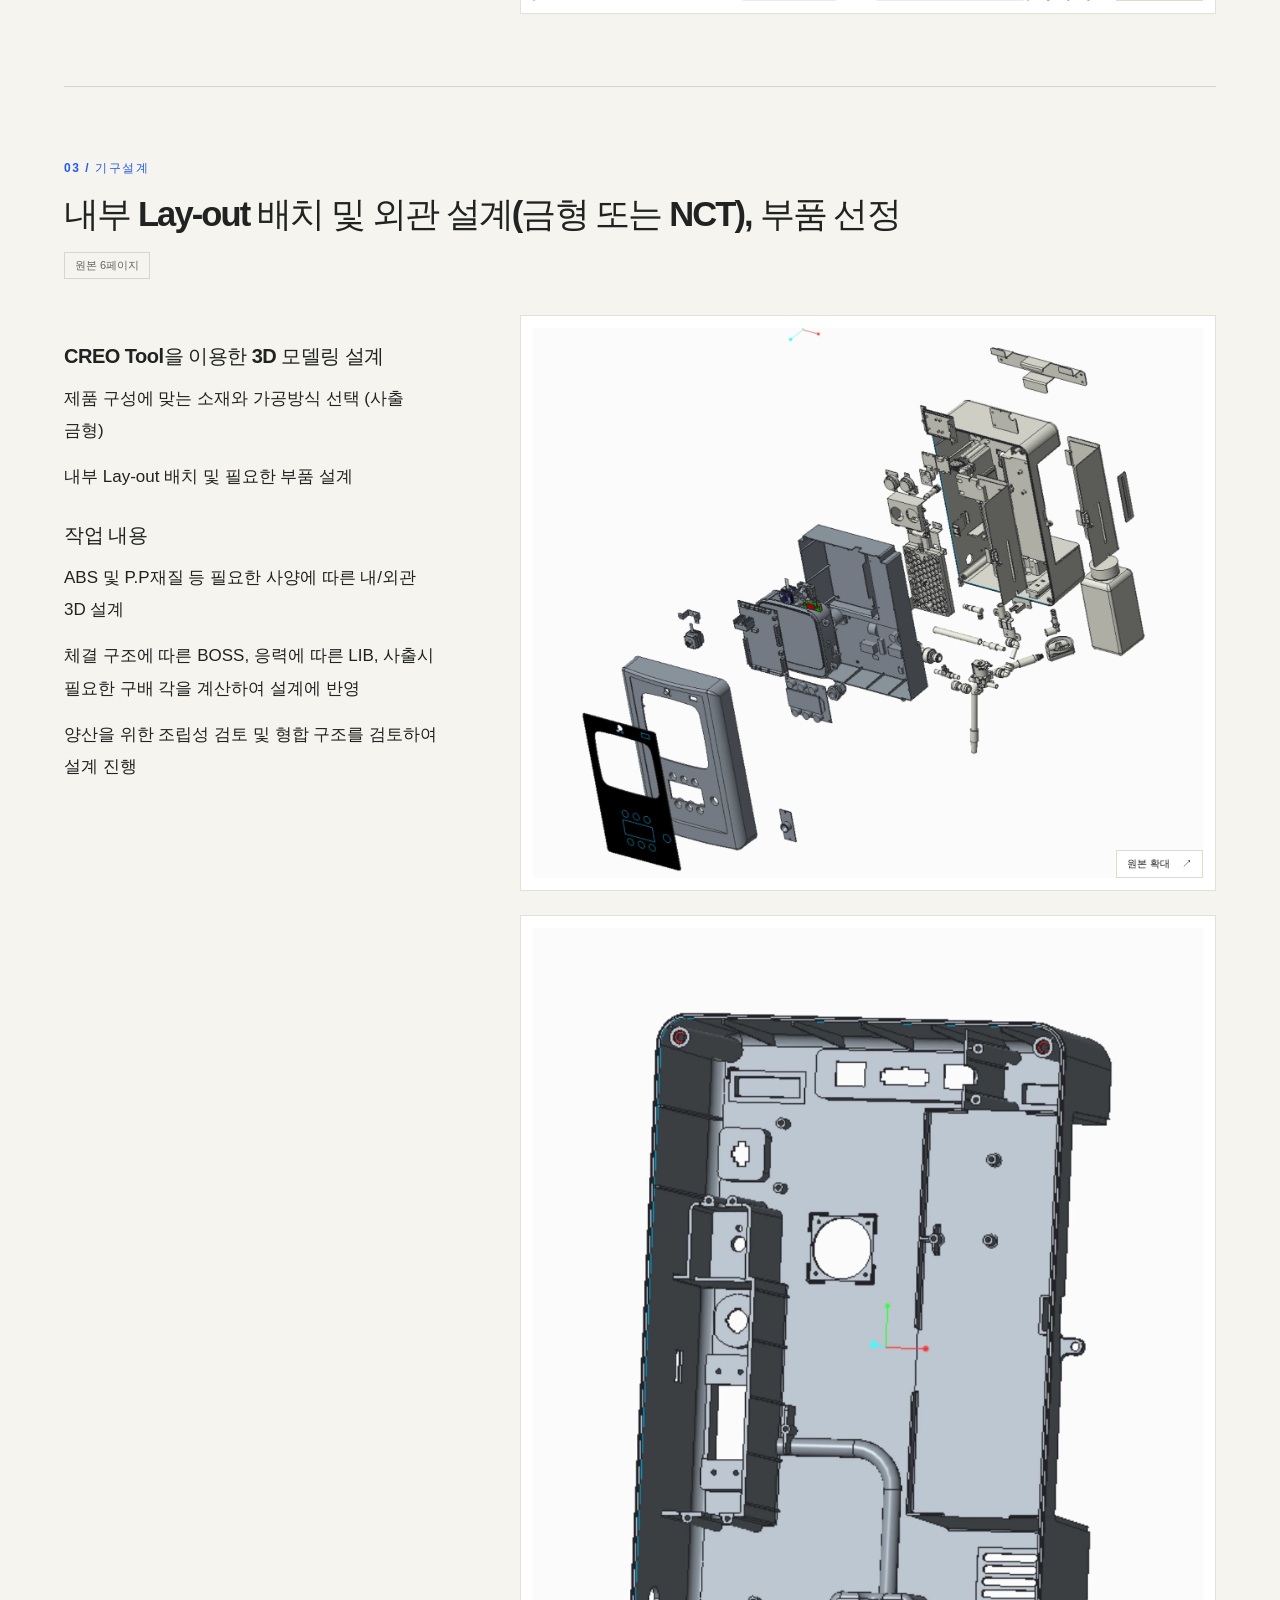
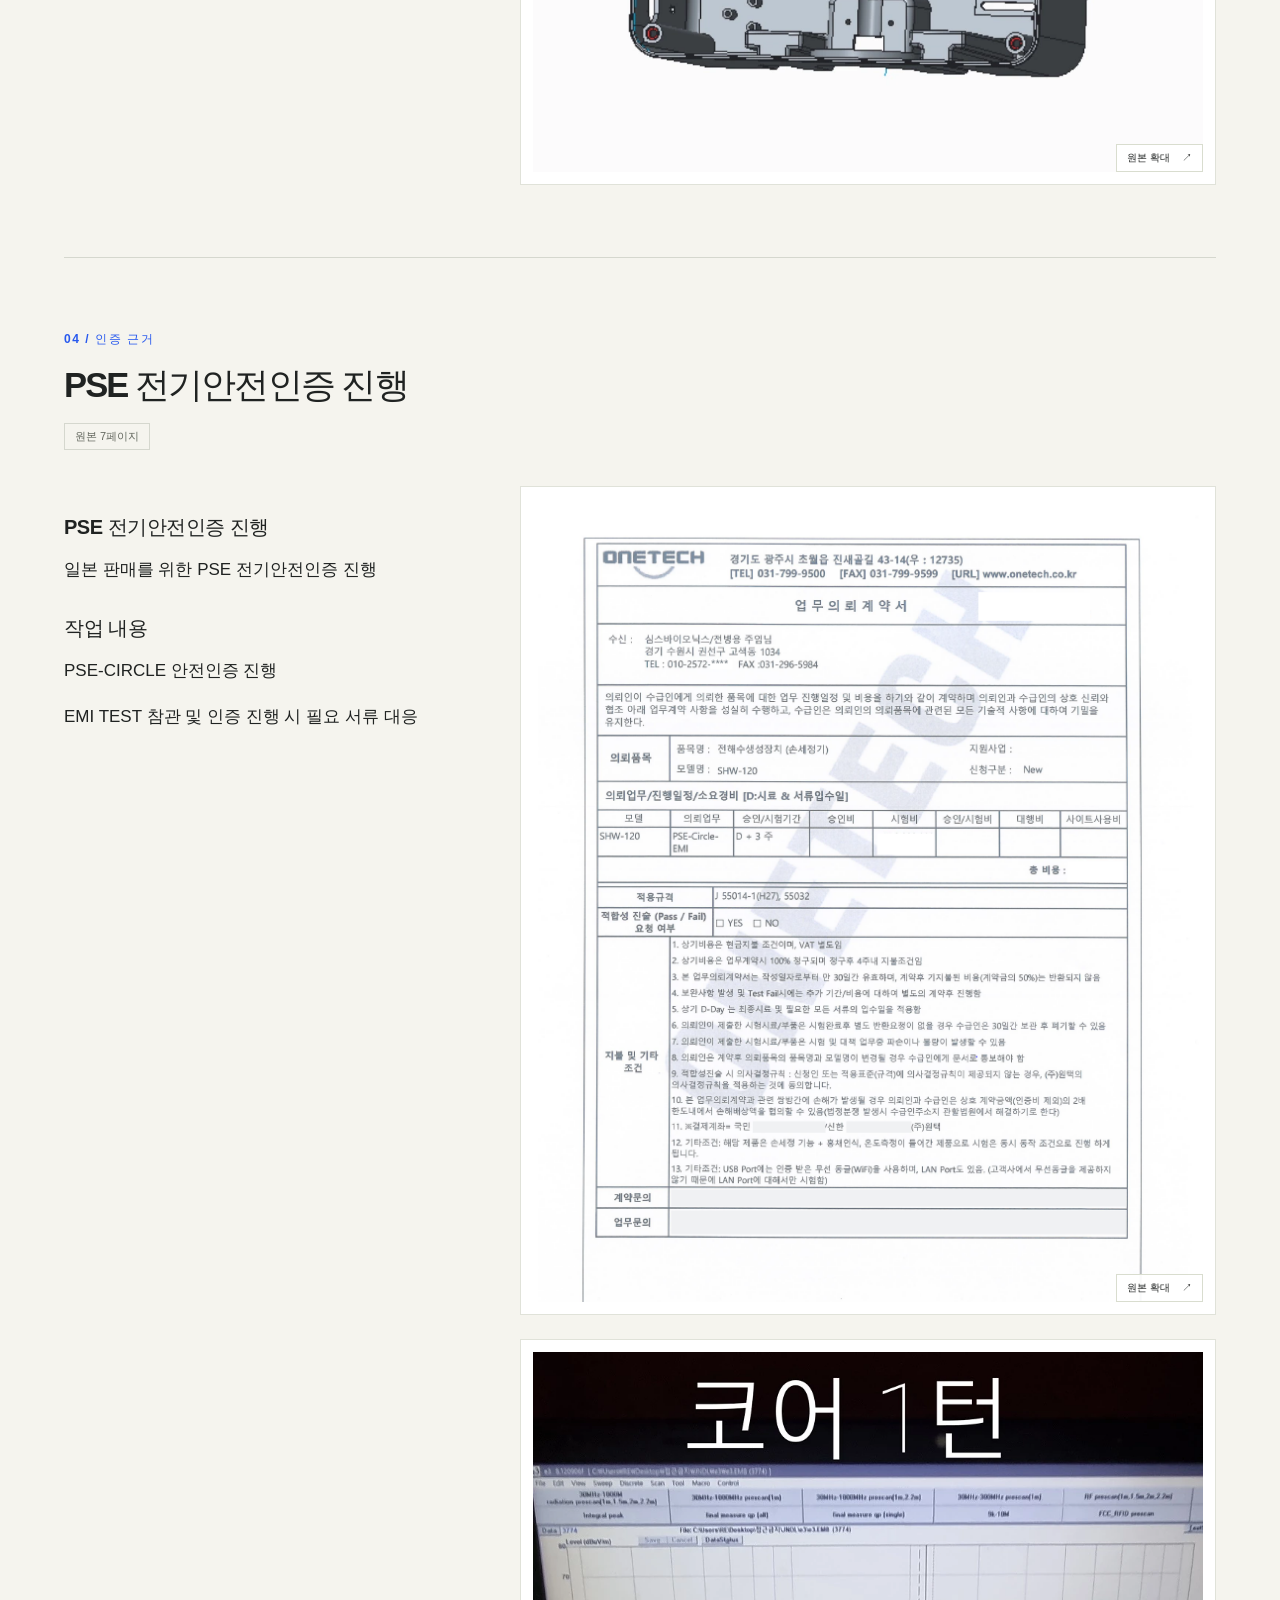
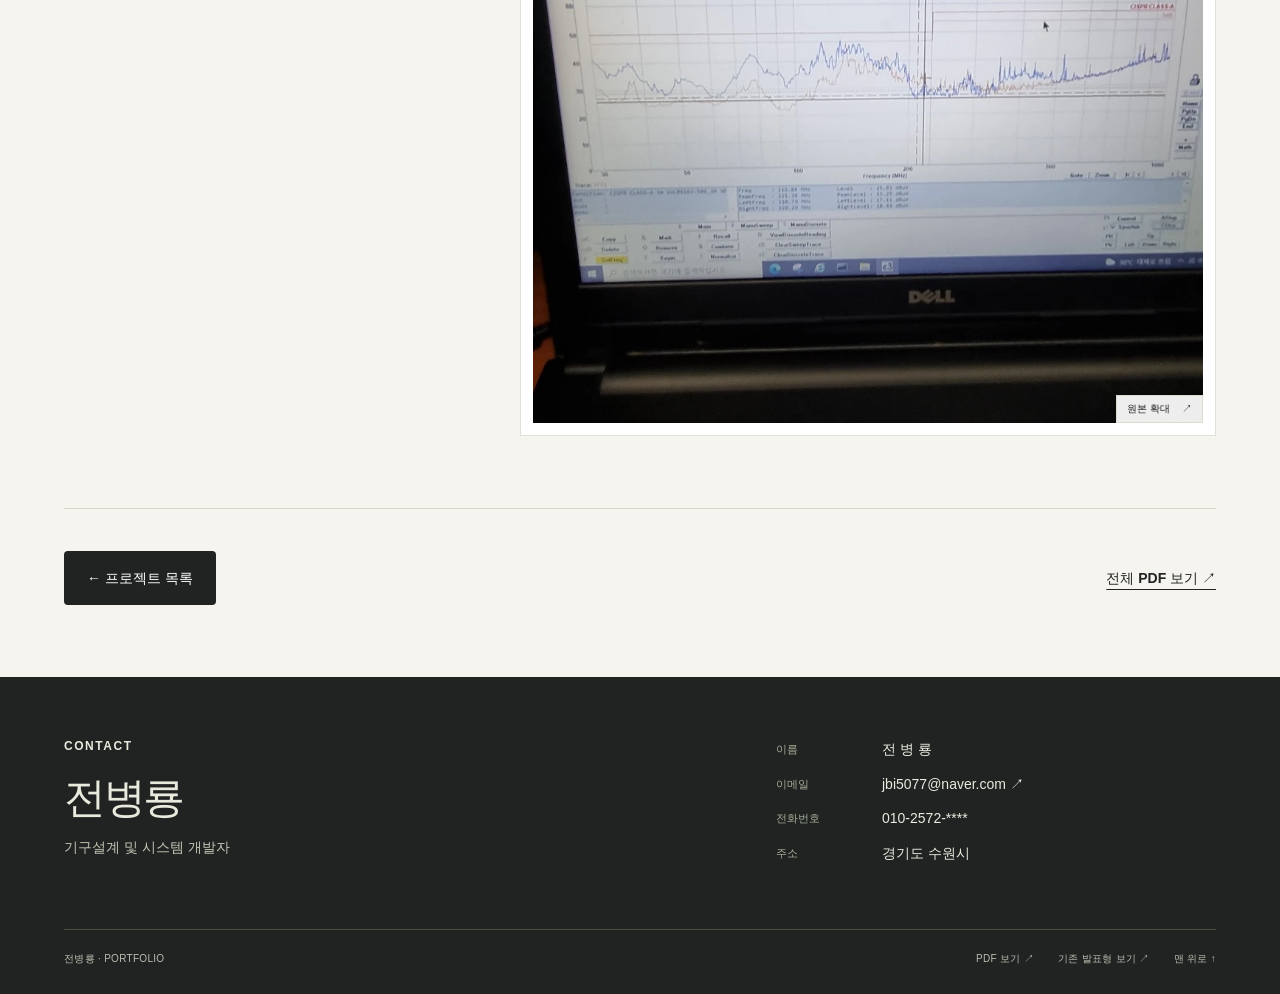
<file: docs/projects/shw120/index.html>
<!doctype html><html lang="ko"><head><meta charset="utf-8"><meta name="viewport" content="width=device-width,initial-scale=1"><meta name="color-scheme" content="light dark"><title>살균소독수 생성기 [SHW-120] | 전병룡</title><meta name="description" content="기구설계 및 시스템 개발자 전병룡의 프로젝트와 설계 근거"><link rel="stylesheet" href="../../site.css"><script type="module" src="../../site.js"></script></head><body><a class="skip-link" href="#main">본문으로 이동</a><header class="site-header"><a class="brand" href="../../index.html"><span class="brand-mark" aria-hidden="true">J</span><span>전병룡<small>설계 · 시스템</small></span></a><nav aria-label="주요 탐색"><a href="../../index.html#projects">프로젝트</a><a href="../../portfolio.pdf">PDF <span aria-hidden="true">↗</span></a><a href="../../index.html#contact">연락처</a></nav></header><main id="main" class="detail-main">
    <section class="detail-hero">
      <div class="detail-hero-copy">
        <a class="back-link" href="../../index.html#projects">← 프로젝트 목록</a>
        <p class="eyebrow">PROJECT 01</p>
        <h1>살균소독수 생성기 [SHW-120]</h1><p class="detail-purpose">COVID 19로 인한 팬더믹 시장을 노려 살균소독수 생성기를 개발</p>
        <div class="detail-role"><h2>본인 역할 · 인력 구성</h2><p>시스템 구상 1명 (100%) / 기구설계 2명 (80%) / 매뉴얼 및 안전인증 1명(100%)</p></div>
        <p class="completion-note">2021. 12 ~ 2022. 06 (7개월)</p><a class="text-link light-link" href="#evidence">설계 · 구현 근거 보기 ↓</a>
      </div>
      <div class="detail-hero-image"><figure class="evidence-image"><a class="image-link" href="../../assets/s04-img01-full-3fa1538b82a9c84e.png" data-zoom aria-label="살균소독수 생성기 [SHW-120] · Introduce project · 1 확대 보기"><img src="../../assets/s04-img01-297c292d64db2743.webp" alt="살균소독수 생성기 [SHW-120] · Introduce project · 1" width="547" height="959" loading="eager" fetchpriority="high" decoding="async"><span class="image-action">원본 확대 <span aria-hidden="true">↗</span></span></a><span class="image-error" role="status" hidden>이미지를 불러오지 못했습니다. 원본 확대 링크를 이용해 주세요.</span></figure></div>
    </section>
    <div class="detail-container">
      <nav class="detail-nav" aria-label="프로젝트 상세 목차"><a href="#purpose">목적 · 역할</a><a href="#shw120-control">시스템 · 제어</a><a href="#shw120-mechanical">기구설계</a><a href="#shw120-pse">인증 근거</a></nav>
      <section class="detail-overview" id="purpose">
        <div class="section-heading"><p class="eyebrow">01 / PURPOSE & ROLE</p><h2>목적과 수행 범위</h2><span class="source-page">원본 3–4페이지</span></div>
        <div class="overview-content">
          <div class="source-prose"><p data-source="shw120-about:b1">COVID 19 에 우수한 살균력을 가진 살균소독수 생성기(HOCL) 개발</p><p data-source="shw120-about:b2">SHW-130 모델에 홍채인식&amp;체온측정 기능을 추가하여</p><p data-source="shw120-about:b3">프리미엄 모델로 시장에 출시</p><p data-source="shw120-about:b4">- 시스템 구상 및 프로그램 동작도 제작</p><p data-source="shw120-about:b5">- 외관 설계 및 내부 부품 Lay-out 배치</p><p data-source="shw120-about:b6">- 서비스 메뉴얼 및 전기안전인증</p></div>
          <div class="overview-fields"><div class="detail-field" data-source="shw120-overview:b1"><h3>작업 기간</h3><p>2021. 12 ~ 2022. 06 (7개월)</p></div><div class="detail-field" data-source="shw120-overview:b2"><h3>인력 구성(기여도)</h3><p>시스템 구상 1명 (100%) / 기구설계 2명 (80%) / 매뉴얼 및 안전인증 1명(100%)</p></div><div class="detail-field" data-source="shw120-overview:b3"><h3>프로젝트 목적</h3><p>COVID 19로 인한 팬더믹 시장을 노려 살균소독수 생성기를 개발</p></div><div class="detail-field" data-source="shw120-overview:b4"><h3>프로젝트 내용</h3><p>Ph 5.0~6.5 / 10~50ppm의 염소농도의 살균소독수 생성 능력 홍채인식기 및 체온측정기 탑재와 출입&amp;소독관리 시스템 구축 금형 제작 비용 2억 이내</p></div><div class="detail-field" data-source="shw120-overview:b5"><h3>주요 업무 및 상세 역할</h3><p>시스템 구상 후 동작설명서 작성 및 PCB 제작의뢰 내부 Lay-out 배치 및 외관 설계(금형 또는 NCT), 부품 선정 PSE 전기안전인증 진행</p></div><div class="detail-field" data-source="shw120-overview:b6"><h3>사용 TOOL</h3><p>3D Tool : CREO 3.0 2D Tool : Auto Cad 2D</p></div></div>
        </div>
        
      </section>
      <div id="evidence"></div>
      <section class="detail-section" id="shw120-control"><div class="section-heading"><p class="eyebrow">02 / 시스템 · 제어</p><h2>시스템 구상 후 동작설명서 작성 및 PCB 제작의뢰</h2><span class="source-page">원본 5페이지</span></div><div class="evidence-layout"><div class="source-prose"><h3 class="source-heading" data-source="shw120-control:b1">동작설명서 및 PCB 제작 의뢰</h3><p data-source="shw120-control:b2">시스템 구상 후 JIG 제작하여 성능 테스트</p><p data-source="shw120-control:b3">성능검토 완료 후, PCB 협력사와 미팅, PCB 제작 진행</p><h3 class="source-heading" data-source="shw120-control:b4">작업 내용</h3><p data-source="shw120-control:b5">제품 동작을 위해 센서 인식에 따른 부품 가동의 제어 조건을 지정하여 협력사에 전달</p><p data-source="shw120-control:b6">제어 조건에 따른 PCB 회로도 및 전기배선도를 확보 Wire-harness 및 내부 Lay-out 배치에 참고</p><p data-source="shw120-control:b7">홍채인식기 및 체온측정기 추가로 인한 RS232 통신 추가</p></div><div class="detail-gallery"><figure class="evidence-image"><a class="image-link" href="../../assets/s05-img01-full-c2e3b90e9c2ab1bf.png" data-zoom aria-label="살균소독수 생성기 [SHW-120] · 시스템 구상 후 동작설명서 작성 및 PCB 제작의뢰 · 1 확대 보기"><img src="../../assets/s05-img01-97485ebc864f69ea.webp" alt="살균소독수 생성기 [SHW-120] · 시스템 구상 후 동작설명서 작성 및 PCB 제작의뢰 · 1" width="400" height="370" loading="lazy"  decoding="async"><span class="image-action">원본 확대 <span aria-hidden="true">↗</span></span></a><span class="image-error" role="status" hidden>이미지를 불러오지 못했습니다. 원본 확대 링크를 이용해 주세요.</span></figure><figure class="evidence-image"><a class="image-link" href="../../assets/s05-img02-full-9f3f98f784b8b21e.png" data-zoom aria-label="살균소독수 생성기 [SHW-120] · 시스템 구상 후 동작설명서 작성 및 PCB 제작의뢰 · 2 확대 보기"><img src="../../assets/s05-img02-553008d68862505e.webp" alt="살균소독수 생성기 [SHW-120] · 시스템 구상 후 동작설명서 작성 및 PCB 제작의뢰 · 2" width="400" height="305" loading="lazy"  decoding="async"><span class="image-action">원본 확대 <span aria-hidden="true">↗</span></span></a><span class="image-error" role="status" hidden>이미지를 불러오지 못했습니다. 원본 확대 링크를 이용해 주세요.</span></figure></div></div></section><section class="detail-section" id="shw120-mechanical"><div class="section-heading"><p class="eyebrow">03 / 기구설계</p><h2>내부 Lay-out 배치 및 외관 설계(금형 또는 NCT), 부품 선정</h2><span class="source-page">원본 6페이지</span></div><div class="evidence-layout"><div class="source-prose"><h3 class="source-heading" data-source="shw120-mechanical:b1">CREO Tool을 이용한 3D 모델링 설계</h3><p data-source="shw120-mechanical:b2">제품 구성에 맞는 소재와 가공방식 선택 (사출 금형)</p><p data-source="shw120-mechanical:b3">내부 Lay-out 배치 및 필요한 부품 설계</p><h3 class="source-heading" data-source="shw120-mechanical:b4">작업 내용</h3><p data-source="shw120-mechanical:b5">ABS 및 P.P재질 등 필요한 사양에 따른 내/외관 3D 설계</p><p data-source="shw120-mechanical:b6">체결 구조에 따른 BOSS, 응력에 따른 LIB, 사출시 필요한 구배 각을 계산하여 설계에 반영</p><p data-source="shw120-mechanical:b7">양산을 위한 조립성 검토 및 형합 구조를 검토하여 설계 진행</p></div><div class="detail-gallery"><figure class="evidence-image"><a class="image-link" href="../../assets/s06-img01-full-b9f586454b9d0a23.png" data-zoom aria-label="살균소독수 생성기 [SHW-120] · 내부 Lay-out 배치 및 외관 설계(금형 또는 NCT), 부품 선정 · 1 확대 보기"><img src="../../assets/s06-img01-629609ffd59b0c02.webp" alt="살균소독수 생성기 [SHW-120] · 내부 Lay-out 배치 및 외관 설계(금형 또는 NCT), 부품 선정 · 1" width="1600" height="1313" loading="lazy"  decoding="async"><span class="image-action">원본 확대 <span aria-hidden="true">↗</span></span></a><span class="image-error" role="status" hidden>이미지를 불러오지 못했습니다. 원본 확대 링크를 이용해 주세요.</span></figure><figure class="evidence-image"><a class="image-link" href="../../assets/s06-img02-full-b58c55dcb5c4ad84.png" data-zoom aria-label="살균소독수 생성기 [SHW-120] · 내부 Lay-out 배치 및 외관 설계(금형 또는 NCT), 부품 선정 · 2 확대 보기"><img src="../../assets/s06-img02-8cc9f0c080c75cfc.webp" alt="살균소독수 생성기 [SHW-120] · 내부 Lay-out 배치 및 외관 설계(금형 또는 NCT), 부품 선정 · 2" width="850" height="1070" loading="lazy"  decoding="async"><span class="image-action">원본 확대 <span aria-hidden="true">↗</span></span></a><span class="image-error" role="status" hidden>이미지를 불러오지 못했습니다. 원본 확대 링크를 이용해 주세요.</span></figure></div></div></section><section class="detail-section" id="shw120-pse"><div class="section-heading"><p class="eyebrow">04 / 인증 근거</p><h2>PSE 전기안전인증 진행</h2><span class="source-page">원본 7페이지</span></div><div class="evidence-layout"><div class="source-prose"><h3 class="source-heading" data-source="shw120-pse:b1">PSE 전기안전인증 진행</h3><p data-source="shw120-pse:b2">일본 판매를 위한 PSE 전기안전인증 진행</p><h3 class="source-heading" data-source="shw120-pse:b3">작업 내용</h3><p data-source="shw120-pse:b4">PSE-CIRCLE 안전인증 진행</p><p data-source="shw120-pse:b5">EMI TEST 참관 및 인증 진행 시 필요 서류 대응</p></div><div class="detail-gallery"><figure class="evidence-image"><a class="image-link" href="../../assets/s07-img01-061322baf7880560.png" data-zoom aria-label="살균소독수 생성기 [SHW-120] · PSE 전기안전인증 진행 · 1 확대 보기"><img src="../../assets/s07-img01-061322baf7880560.png" alt="살균소독수 생성기 [SHW-120] · PSE 전기안전인증 진행 · 1" width="1354" height="1622" loading="lazy"  decoding="async"><span class="image-action">원본 확대 <span aria-hidden="true">↗</span></span></a><span class="image-error" role="status" hidden>이미지를 불러오지 못했습니다. 원본 확대 링크를 이용해 주세요.</span></figure><figure class="evidence-image"><a class="image-link" href="../../assets/s07-img02-full-cf897def64cddd7f.png" data-zoom aria-label="살균소독수 생성기 [SHW-120] · PSE 전기안전인증 진행 · 2 확대 보기"><img src="../../assets/s07-img02-86edb576b7b55b09.webp" alt="살균소독수 생성기 [SHW-120] · PSE 전기안전인증 진행 · 2" width="908" height="908" loading="lazy"  decoding="async"><span class="image-action">원본 확대 <span aria-hidden="true">↗</span></span></a><span class="image-error" role="status" hidden>이미지를 불러오지 못했습니다. 원본 확대 링크를 이용해 주세요.</span></figure></div></div></section>
      <div class="detail-end"><a class="button button-dark" href="../../index.html#projects">← 프로젝트 목록</a><a class="text-link" href="../../portfolio.pdf">전체 PDF 보기 ↗</a></div>
    </div>
  </main><footer id="contact"><div class="footer-top"><div><p class="eyebrow">CONTACT</p><h2>전병룡</h2><p>기구설계 및 시스템 개발자</p></div><dl class="contact-list"><div><dt>이름</dt><dd>전 병 룡</dd></div><div><dt>이메일</dt><dd><a href="mailto:jbi5077@naver.com">jbi5077@naver.com ↗</a></dd></div><div><dt>전화번호</dt><dd>010-2572-****</dd></div><div><dt>주소</dt><dd>경기도 수원시</dd></div></dl></div><div class="footer-bottom"><span>전병룡 · PORTFOLIO</span><div><a href="../../portfolio.pdf">PDF 보기 ↗</a><a href="https://jeonbyungryong.github.io/jby-portfolio/">기존 발표형 보기 ↗</a><a href="#main">맨 위로 ↑</a></div></div></footer><dialog class="zoom-dialog" aria-label="근거 이미지 확대"><div class="zoom-toolbar"><p id="zoom-caption"></p><button type="button" class="zoom-close" aria-label="확대 이미지 닫기">닫기 <span aria-hidden="true">×</span></button></div><p class="zoom-error image-error" role="status" hidden>확대 이미지를 불러오지 못했습니다. <a class="zoom-original text-link" target="_blank" rel="noopener">원본 직접 열기 ↗</a></p><img class="zoom-image" alt=""></dialog></body></html>
</file>
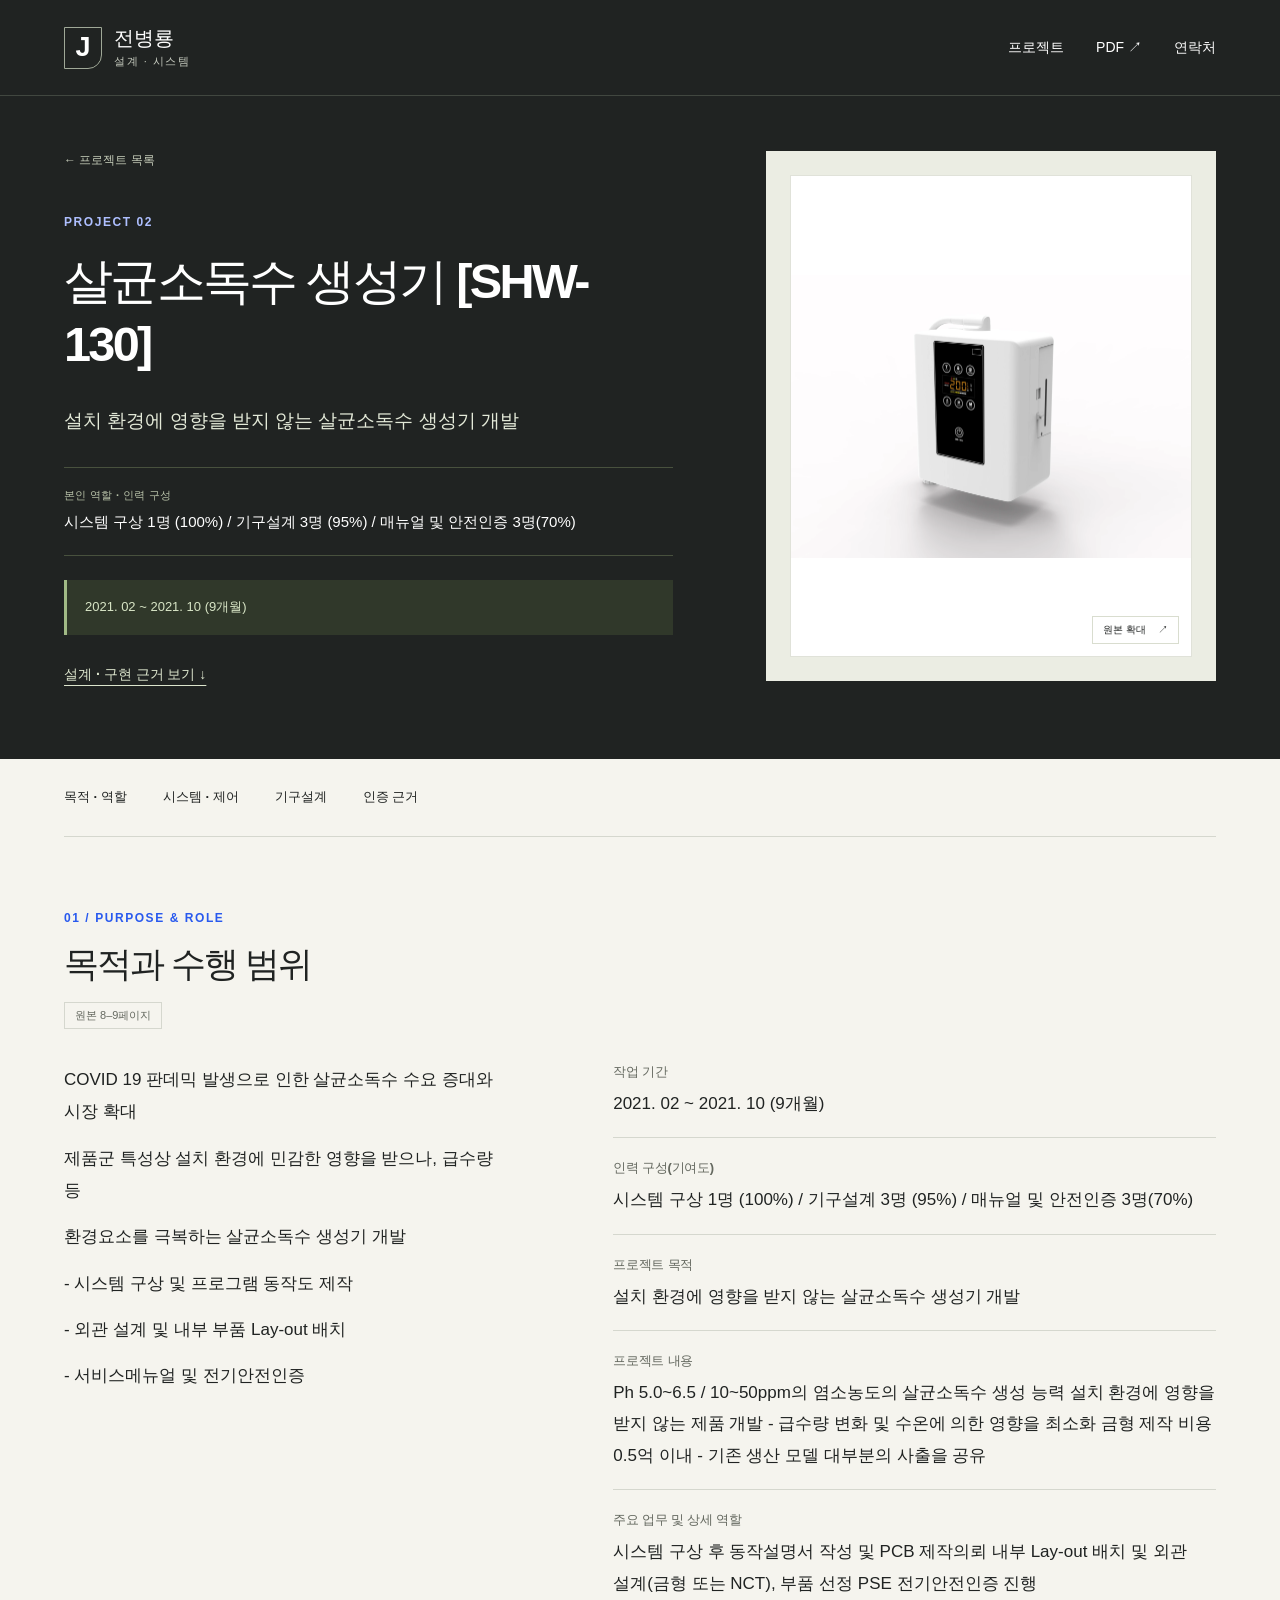
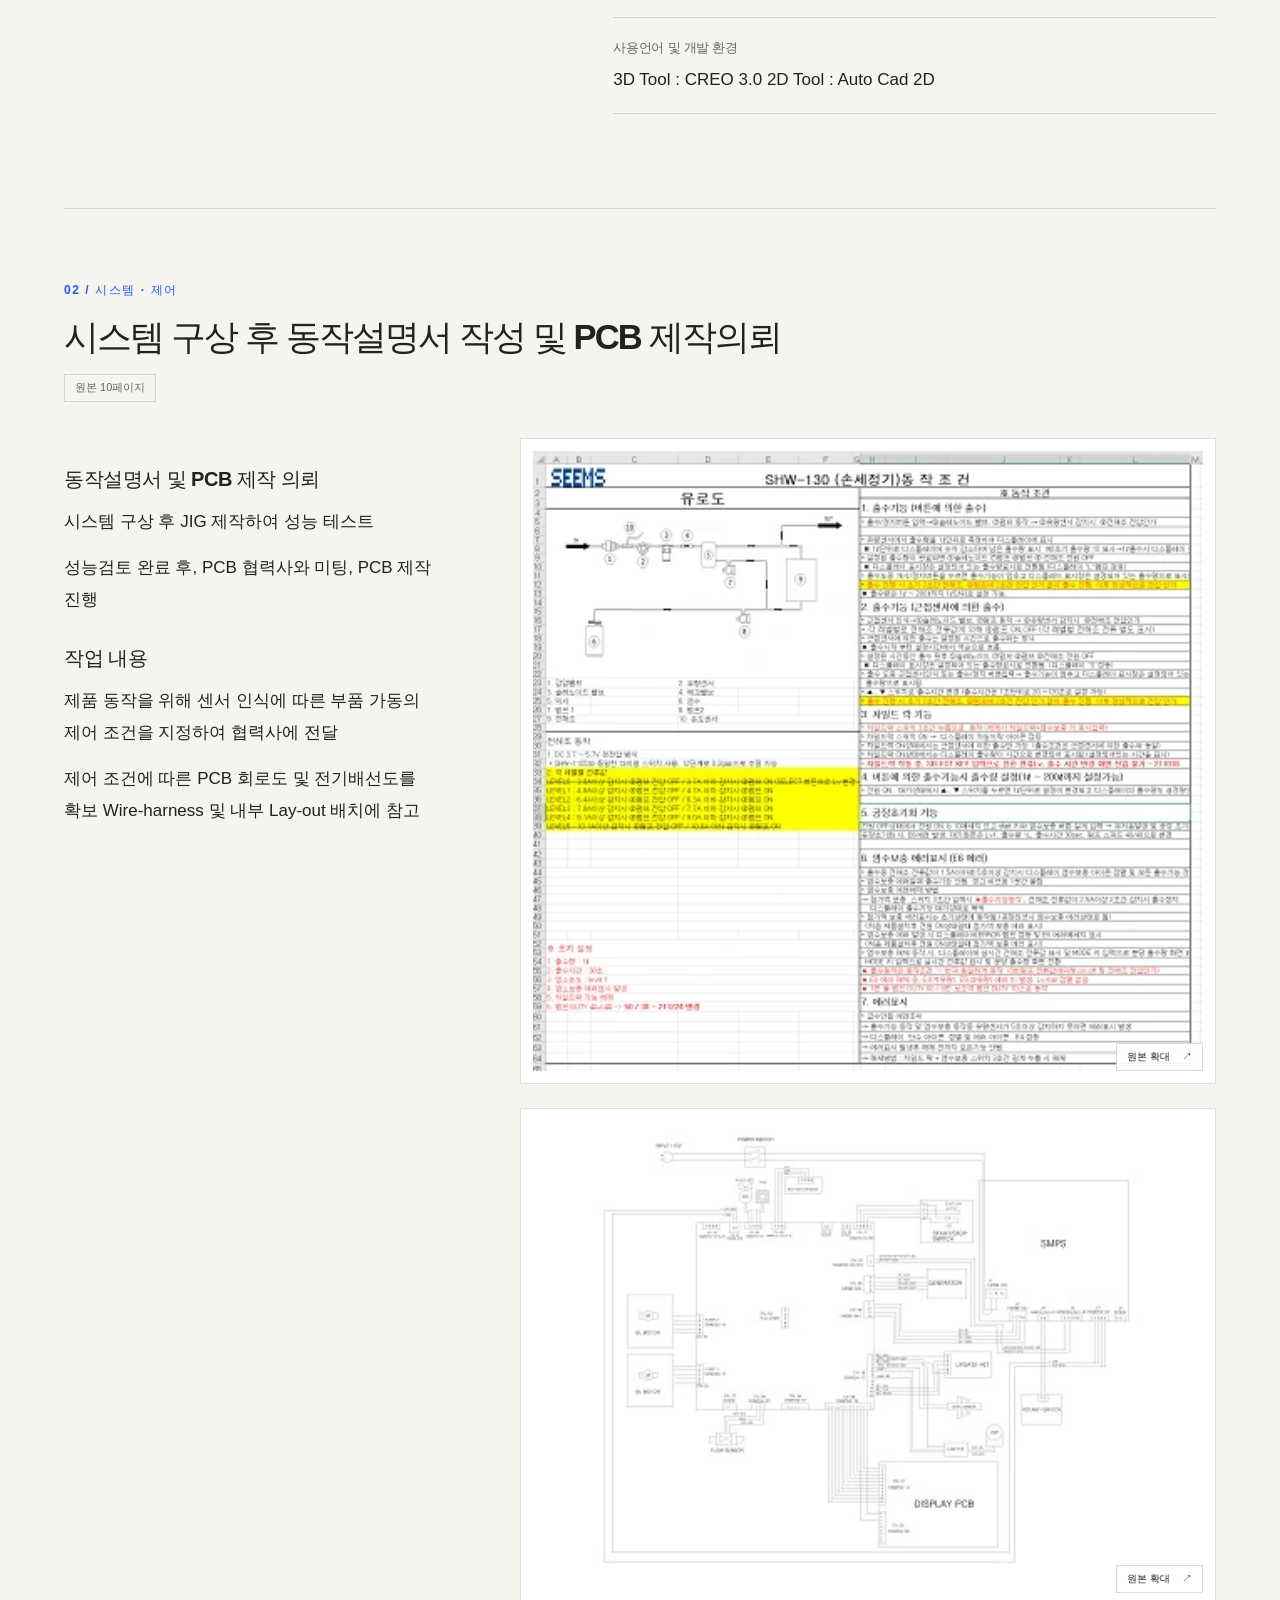
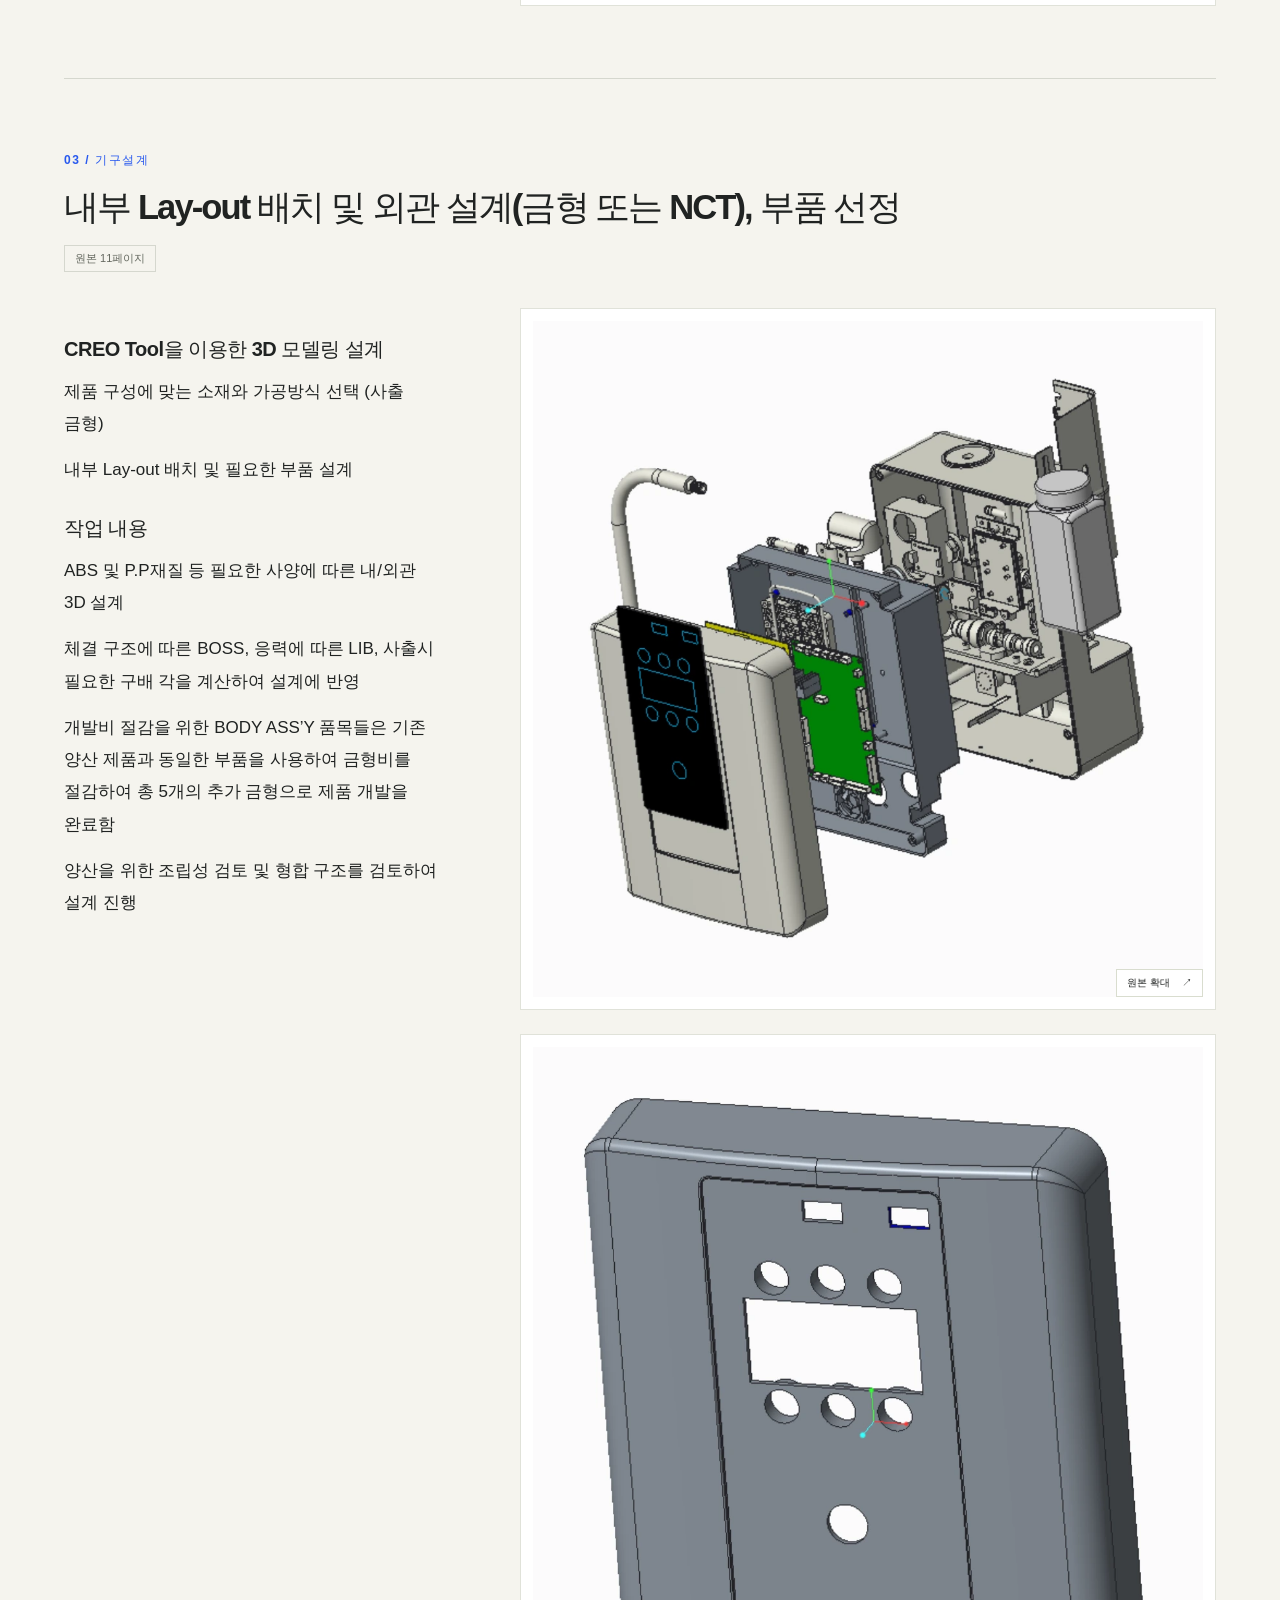
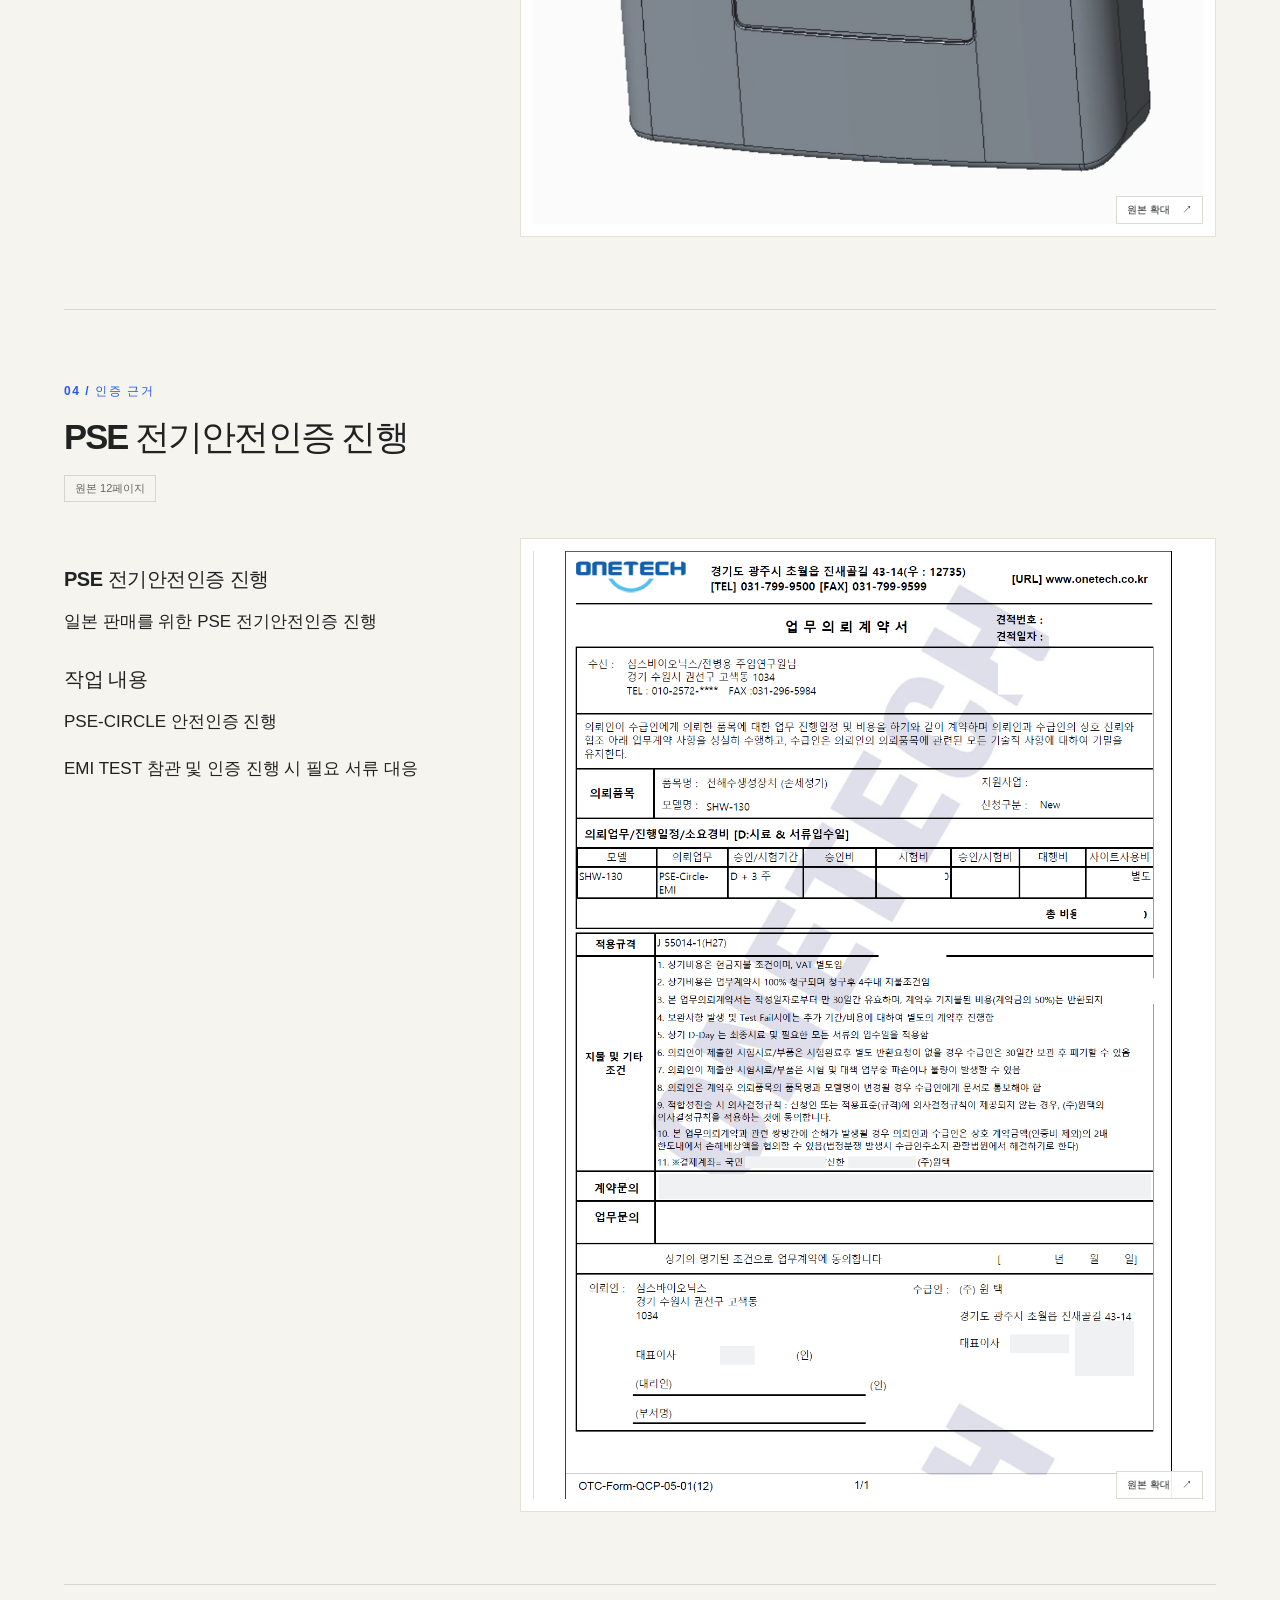
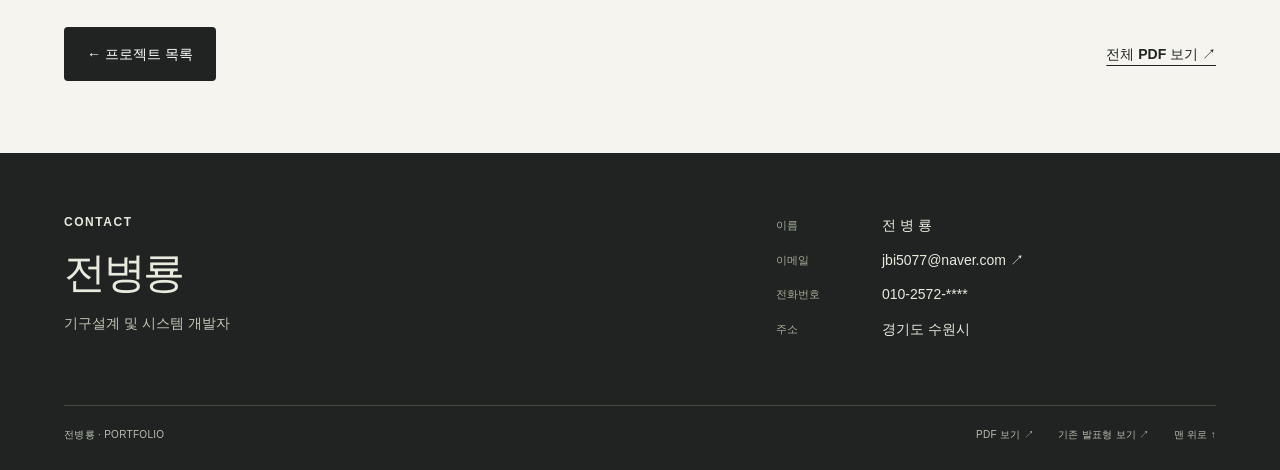
<file: docs/projects/shw130/index.html>
<!doctype html><html lang="ko"><head><meta charset="utf-8"><meta name="viewport" content="width=device-width,initial-scale=1"><meta name="color-scheme" content="light dark"><title>살균소독수 생성기 [SHW-130] | 전병룡</title><meta name="description" content="기구설계 및 시스템 개발자 전병룡의 프로젝트와 설계 근거"><link rel="stylesheet" href="../../site.css"><script type="module" src="../../site.js"></script></head><body><a class="skip-link" href="#main">본문으로 이동</a><header class="site-header"><a class="brand" href="../../index.html"><span class="brand-mark" aria-hidden="true">J</span><span>전병룡<small>설계 · 시스템</small></span></a><nav aria-label="주요 탐색"><a href="../../index.html#projects">프로젝트</a><a href="../../portfolio.pdf">PDF <span aria-hidden="true">↗</span></a><a href="../../index.html#contact">연락처</a></nav></header><main id="main" class="detail-main">
    <section class="detail-hero">
      <div class="detail-hero-copy">
        <a class="back-link" href="../../index.html#projects">← 프로젝트 목록</a>
        <p class="eyebrow">PROJECT 02</p>
        <h1>살균소독수 생성기 [SHW-130]</h1><p class="detail-purpose">설치 환경에 영향을 받지 않는 살균소독수 생성기 개발</p>
        <div class="detail-role"><h2>본인 역할 · 인력 구성</h2><p>시스템 구상 1명 (100%) / 기구설계 3명 (95%) / 매뉴얼 및 안전인증 3명(70%)</p></div>
        <p class="completion-note">2021. 02 ~ 2021. 10 (9개월)</p><a class="text-link light-link" href="#evidence">설계 · 구현 근거 보기 ↓</a>
      </div>
      <div class="detail-hero-image"><figure class="evidence-image"><a class="image-link" href="../../assets/s09-img01-full-a424d35a59d02118.png" data-zoom aria-label="살균소독수 생성기 [SHW-130] · Introduce project · 1 확대 보기"><img src="../../assets/s09-img01-c70acd05f8a85f6b.webp" alt="살균소독수 생성기 [SHW-130] · Introduce project · 1" width="1600" height="1133" loading="eager" fetchpriority="high" decoding="async"><span class="image-action">원본 확대 <span aria-hidden="true">↗</span></span></a><span class="image-error" role="status" hidden>이미지를 불러오지 못했습니다. 원본 확대 링크를 이용해 주세요.</span></figure></div>
    </section>
    <div class="detail-container">
      <nav class="detail-nav" aria-label="프로젝트 상세 목차"><a href="#purpose">목적 · 역할</a><a href="#shw130-control">시스템 · 제어</a><a href="#shw130-mechanical">기구설계</a><a href="#shw130-pse">인증 근거</a></nav>
      <section class="detail-overview" id="purpose">
        <div class="section-heading"><p class="eyebrow">01 / PURPOSE & ROLE</p><h2>목적과 수행 범위</h2><span class="source-page">원본 8–9페이지</span></div>
        <div class="overview-content">
          <div class="source-prose"><p data-source="shw130-about:b1">COVID 19 판데믹 발생으로 인한 살균소독수 수요 증대와 시장 확대</p><p data-source="shw130-about:b2">제품군 특성상 설치 환경에 민감한 영향을 받으나, 급수량 등</p><p data-source="shw130-about:b3">환경요소를 극복하는 살균소독수 생성기 개발</p><p data-source="shw130-about:b4">- 시스템 구상 및 프로그램 동작도 제작</p><p data-source="shw130-about:b5">- 외관 설계 및 내부 부품 Lay-out 배치</p><p data-source="shw130-about:b6">- 서비스메뉴얼 및 전기안전인증</p></div>
          <div class="overview-fields"><div class="detail-field" data-source="shw130-overview:b1"><h3>작업 기간</h3><p>2021. 02 ~ 2021. 10 (9개월)</p></div><div class="detail-field" data-source="shw130-overview:b2"><h3>인력 구성(기여도)</h3><p>시스템 구상 1명 (100%) / 기구설계 3명 (95%) / 매뉴얼 및 안전인증 3명(70%)</p></div><div class="detail-field" data-source="shw130-overview:b3"><h3>프로젝트 목적</h3><p>설치 환경에 영향을 받지 않는 살균소독수 생성기 개발</p></div><div class="detail-field" data-source="shw130-overview:b4"><h3>프로젝트 내용</h3><p>Ph 5.0~6.5 / 10~50ppm의 염소농도의 살균소독수 생성 능력 설치 환경에 영향을 받지 않는 제품 개발 - 급수량 변화 및 수온에 의한 영향을 최소화 금형 제작 비용 0.5억 이내 - 기존 생산 모델 대부분의 사출을 공유</p></div><div class="detail-field" data-source="shw130-overview:b5"><h3>주요 업무 및 상세 역할</h3><p>시스템 구상 후 동작설명서 작성 및 PCB 제작의뢰 내부 Lay-out 배치 및 외관 설계(금형 또는 NCT), 부품 선정 PSE 전기안전인증 진행</p></div><div class="detail-field" data-source="shw130-overview:b6"><h3>사용언어 및 개발 환경</h3><p>3D Tool : CREO 3.0 2D Tool : Auto Cad 2D</p></div></div>
        </div>
        
      </section>
      <div id="evidence"></div>
      <section class="detail-section" id="shw130-control"><div class="section-heading"><p class="eyebrow">02 / 시스템 · 제어</p><h2>시스템 구상 후 동작설명서 작성 및 PCB 제작의뢰</h2><span class="source-page">원본 10페이지</span></div><div class="evidence-layout"><div class="source-prose"><h3 class="source-heading" data-source="shw130-control:b1">동작설명서 및 PCB 제작 의뢰</h3><p data-source="shw130-control:b2">시스템 구상 후 JIG 제작하여 성능 테스트</p><p data-source="shw130-control:b3">성능검토 완료 후, PCB 협력사와 미팅, PCB 제작 진행</p><h3 class="source-heading" data-source="shw130-control:b4">작업 내용</h3><p data-source="shw130-control:b5">제품 동작을 위해 센서 인식에 따른 부품 가동의 제어 조건을 지정하여 협력사에 전달</p><p data-source="shw130-control:b6">제어 조건에 따른 PCB 회로도 및 전기배선도를 확보 Wire-harness 및 내부 Lay-out 배치에 참고</p></div><div class="detail-gallery"><figure class="evidence-image"><a class="image-link" href="../../assets/s10-img01-full-71c400d6d6ea162c.png" data-zoom aria-label="살균소독수 생성기 [SHW-130] · 시스템 구상 후 동작설명서 작성 및 PCB 제작의뢰 · 1 확대 보기"><img src="../../assets/s10-img01-4fab9db7f99c4db2.webp" alt="살균소독수 생성기 [SHW-130] · 시스템 구상 후 동작설명서 작성 및 PCB 제작의뢰 · 1" width="400" height="370" loading="lazy"  decoding="async"><span class="image-action">원본 확대 <span aria-hidden="true">↗</span></span></a><span class="image-error" role="status" hidden>이미지를 불러오지 못했습니다. 원본 확대 링크를 이용해 주세요.</span></figure><figure class="evidence-image"><a class="image-link" href="../../assets/s10-img02-full-7d8bfe7ca02d17ba.png" data-zoom aria-label="살균소독수 생성기 [SHW-130] · 시스템 구상 후 동작설명서 작성 및 PCB 제작의뢰 · 2 확대 보기"><img src="../../assets/s10-img02-0f37900eb67d64a7.webp" alt="살균소독수 생성기 [SHW-130] · 시스템 구상 후 동작설명서 작성 및 PCB 제작의뢰 · 2" width="400" height="282" loading="lazy"  decoding="async"><span class="image-action">원본 확대 <span aria-hidden="true">↗</span></span></a><span class="image-error" role="status" hidden>이미지를 불러오지 못했습니다. 원본 확대 링크를 이용해 주세요.</span></figure></div></div></section><section class="detail-section" id="shw130-mechanical"><div class="section-heading"><p class="eyebrow">03 / 기구설계</p><h2>내부 Lay-out 배치 및 외관 설계(금형 또는 NCT), 부품 선정</h2><span class="source-page">원본 11페이지</span></div><div class="evidence-layout"><div class="source-prose"><h3 class="source-heading" data-source="shw130-mechanical:b1">CREO Tool을 이용한 3D 모델링 설계</h3><p data-source="shw130-mechanical:b2">제품 구성에 맞는 소재와 가공방식 선택 (사출 금형)</p><p data-source="shw130-mechanical:b3">내부 Lay-out 배치 및 필요한 부품 설계</p><h3 class="source-heading" data-source="shw130-mechanical:b4">작업 내용</h3><p data-source="shw130-mechanical:b5">ABS 및 P.P재질 등 필요한 사양에 따른 내/외관 3D 설계</p><p data-source="shw130-mechanical:b6">체결 구조에 따른 BOSS, 응력에 따른 LIB, 사출시 필요한 구배 각을 계산하여 설계에 반영</p><p data-source="shw130-mechanical:b7">개발비 절감을 위한 BODY ASS’Y 품목들은 기존 양산 제품과 동일한 부품을 사용하여 금형비를 절감하여 총 5개의 추가 금형으로 제품 개발을 완료함</p><p data-source="shw130-mechanical:b8">양산을 위한 조립성 검토 및 형합 구조를 검토하여 설계 진행</p></div><div class="detail-gallery"><figure class="evidence-image"><a class="image-link" href="../../assets/s11-img01-full-325eaa500cca6268.png" data-zoom aria-label="살균소독수 생성기 [SHW-130] · 내부 Lay-out 배치 및 외관 설계(금형 또는 NCT), 부품 선정 · 1 확대 보기"><img src="../../assets/s11-img01-45ca6ed528d31277.webp" alt="살균소독수 생성기 [SHW-130] · 내부 Lay-out 배치 및 외관 설계(금형 또는 NCT), 부품 선정 · 1" width="922" height="930" loading="lazy"  decoding="async"><span class="image-action">원본 확대 <span aria-hidden="true">↗</span></span></a><span class="image-error" role="status" hidden>이미지를 불러오지 못했습니다. 원본 확대 링크를 이용해 주세요.</span></figure><figure class="evidence-image"><a class="image-link" href="../../assets/s11-img02-full-a73d1ff489155f81.png" data-zoom aria-label="살균소독수 생성기 [SHW-130] · 내부 Lay-out 배치 및 외관 설계(금형 또는 NCT), 부품 선정 · 2 확대 보기"><img src="../../assets/s11-img02-f021caa78e98b061.webp" alt="살균소독수 생성기 [SHW-130] · 내부 Lay-out 배치 및 외관 설계(금형 또는 NCT), 부품 선정 · 2" width="1040" height="1205" loading="lazy"  decoding="async"><span class="image-action">원본 확대 <span aria-hidden="true">↗</span></span></a><span class="image-error" role="status" hidden>이미지를 불러오지 못했습니다. 원본 확대 링크를 이용해 주세요.</span></figure></div></div></section><section class="detail-section" id="shw130-pse"><div class="section-heading"><p class="eyebrow">04 / 인증 근거</p><h2>PSE 전기안전인증 진행</h2><span class="source-page">원본 12페이지</span></div><div class="evidence-layout"><div class="source-prose"><h3 class="source-heading" data-source="shw130-pse:b1">PSE 전기안전인증 진행</h3><p data-source="shw130-pse:b2">일본 판매를 위한 PSE 전기안전인증 진행</p><h3 class="source-heading" data-source="shw130-pse:b3">작업 내용</h3><p data-source="shw130-pse:b4">PSE-CIRCLE 안전인증 진행</p><p data-source="shw130-pse:b5">EMI TEST 참관 및 인증 진행 시 필요 서류 대응</p></div><div class="detail-gallery"><figure class="evidence-image"><a class="image-link" href="../../assets/s12-img01-a657dcdaf20903dc.png" data-zoom aria-label="살균소독수 생성기 [SHW-130] · PSE 전기안전인증 진행 · 1 확대 보기"><img src="../../assets/s12-img01-a657dcdaf20903dc.png" alt="살균소독수 생성기 [SHW-130] · PSE 전기안전인증 진행 · 1" width="1243" height="1757" loading="lazy"  decoding="async"><span class="image-action">원본 확대 <span aria-hidden="true">↗</span></span></a><span class="image-error" role="status" hidden>이미지를 불러오지 못했습니다. 원본 확대 링크를 이용해 주세요.</span></figure></div></div></section>
      <div class="detail-end"><a class="button button-dark" href="../../index.html#projects">← 프로젝트 목록</a><a class="text-link" href="../../portfolio.pdf">전체 PDF 보기 ↗</a></div>
    </div>
  </main><footer id="contact"><div class="footer-top"><div><p class="eyebrow">CONTACT</p><h2>전병룡</h2><p>기구설계 및 시스템 개발자</p></div><dl class="contact-list"><div><dt>이름</dt><dd>전 병 룡</dd></div><div><dt>이메일</dt><dd><a href="mailto:jbi5077@naver.com">jbi5077@naver.com ↗</a></dd></div><div><dt>전화번호</dt><dd>010-2572-****</dd></div><div><dt>주소</dt><dd>경기도 수원시</dd></div></dl></div><div class="footer-bottom"><span>전병룡 · PORTFOLIO</span><div><a href="../../portfolio.pdf">PDF 보기 ↗</a><a href="https://jeonbyungryong.github.io/jby-portfolio/">기존 발표형 보기 ↗</a><a href="#main">맨 위로 ↑</a></div></div></footer><dialog class="zoom-dialog" aria-label="근거 이미지 확대"><div class="zoom-toolbar"><p id="zoom-caption"></p><button type="button" class="zoom-close" aria-label="확대 이미지 닫기">닫기 <span aria-hidden="true">×</span></button></div><p class="zoom-error image-error" role="status" hidden>확대 이미지를 불러오지 못했습니다. <a class="zoom-original text-link" target="_blank" rel="noopener">원본 직접 열기 ↗</a></p><img class="zoom-image" alt=""></dialog></body></html>
</file>
<file: docs/site.css>
@charset "UTF-8";
:root{--ink:#202322;--paper:#f5f4ee;--white:#fff;--line:#d5d7ce;--muted:#64685f;--blue:#2859ee;--blue-soft:#e8edff;--radius:4px;--width:1320px;color-scheme:light;font-family:Arial,"Malgun Gothic","Apple SD Gothic Neo",sans-serif;color:var(--ink);background:var(--paper);font-synthesis:none}
*{box-sizing:border-box}html{scroll-behavior:smooth;scroll-padding-top:100px}body{margin:0;font-size:17px;line-height:1.75;word-break:keep-all}a{color:inherit;text-decoration:none}button{font:inherit}img{max-width:100%;display:block}h1,h2,h3,h4,p,figure,dl,dd{margin:0}h1,h2,h3{line-height:1.3;letter-spacing:-.055em}p{overflow-wrap:anywhere}a,button{-webkit-tap-highlight-color:transparent}a:focus-visible,button:focus-visible{outline:3px solid var(--blue);outline-offset:5px}::selection{color:#fff;background:var(--blue)}[hidden]{display:none!important}
.skip-link{position:fixed;top:-100px;left:16px;z-index:100;background:#fff;padding:12px;color:var(--ink)}.skip-link:focus{top:12px}.site-header{min-height:96px;background:var(--ink);color:#fff;display:flex;align-items:center;justify-content:space-between;gap:24px;padding:20px max(5vw,calc((100vw - var(--width))/2));border-bottom:1px solid #414740}.brand{display:flex;align-items:center;gap:12px;font-weight:700;font-size:20px;line-height:1.2}.brand-mark{display:grid;place-items:center;font-size:27px;font-weight:800;width:38px;height:42px;border:1px solid #9fa897;border-radius:0 0 14px 0}.brand small{display:block;margin-top:5px;font-size:11px;letter-spacing:.14em;font-weight:400;color:#c6cbbf}.site-header nav{display:flex;align-items:center;gap:32px;font-size:14px}.site-header nav a:hover{color:#bccbff}.eyebrow{font-size:12px;letter-spacing:.13em;line-height:1.6;font-weight:700}.dot{display:inline-block;width:7px;height:7px;background:#87a2ff;border-radius:50%;margin-right:10px}.hero{background:var(--ink);color:#fff;display:grid;grid-template-columns:1fr 1.02fr;gap:6%;padding:74px max(5vw,calc((100vw - var(--width))/2)) 68px;min-height:680px}.hero-copy{display:flex;flex-direction:column;align-items:flex-start;padding-top:8px}.hero h1{font-size:clamp(42px,4.1vw,64px);font-weight:700;line-height:1.25;max-width:590px;margin-top:28px}.hero-rule{width:42px;height:3px;background:#7294ff;margin-top:28px}.hero-caption{max-width:420px;font-size:17px;color:#c9cec3;margin-top:24px}.hero-actions{display:flex;align-items:center;gap:24px;margin-top:36px}.button{display:inline-flex;justify-content:space-between;align-items:center;gap:32px;padding:14px 22px;min-height:52px;font-size:14px;font-weight:700;border:1px solid transparent;border-radius:var(--radius)}.button-primary{background:var(--blue);color:#fff}.button-primary:hover{background:#1948d5}.text-link{font-size:14px;font-weight:700;text-decoration:underline;text-underline-offset:6px}.hero .text-link{color:#e2e7db}.hero-index{display:flex;width:100%;justify-content:space-between;border-top:1px solid #454c42;padding-top:14px;margin-top:auto;font-size:10px;letter-spacing:.16em;color:#b8bfb0}.hero-evidence{align-self:center;border:1px solid #51594a;background:#f7f7f2;color:var(--ink);transform:rotate(-1deg);box-shadow:16px 18px 0 #171b17}.figure-top,.figure-bottom{padding:15px 22px;display:flex;justify-content:space-between;gap:16px;font-size:10px;letter-spacing:.07em;line-height:1.5}.figure-top{border-bottom:1px solid var(--line);font-weight:700}.figure-bottom{border-top:1px solid var(--line);color:var(--muted)}.hero-evidence .evidence-image{padding:24px}.evidence-image{position:relative;min-width:0}.image-link{display:block;position:relative;background:#fff;border:1px solid #e0e2d9}.image-link img{width:100%;height:auto;object-fit:contain}.image-action{display:flex;justify-content:space-between;align-items:center;gap:12px;position:absolute;bottom:12px;right:12px;padding:6px 10px;background:rgba(255,255,255,.93);border:1px solid #d9ddcf;font-size:10px;line-height:1.4;font-weight:700;color:var(--ink)}.image-link:hover .image-action{color:var(--blue);border-color:var(--blue)}.image-error{display:block;padding:12px;border:1px solid var(--line);font-size:14px;background:#fff8e2}.works{max-width:var(--width);margin:auto;padding:94px 0 0;scroll-margin-top:24px}.section-intro{display:flex;justify-content:space-between;align-items:flex-end;gap:36px;margin-bottom:44px}.section-intro h2{font-size:46px;margin-top:13px}.section-intro>p{font-size:15px;color:var(--muted)}.project-row{display:grid;grid-template-columns:.86fr 1.14fr;gap:8%;padding:42px 0;border-top:1px solid var(--line);scroll-margin-top:30px}.project-media{position:relative;background:#ebece4;padding:32px;display:flex;align-items:center;justify-content:center;min-height:325px}.project-media .evidence-image{width:100%}.project-media .image-link{background:transparent;border:none}.project-media img{height:280px;width:100%;object-fit:contain}.project-number{position:absolute;top:15px;left:17px;font-size:11px;line-height:1;color:var(--muted);z-index:1}.project-copy{display:flex;flex-direction:column;align-items:flex-start;justify-content:center}.project-copy .eyebrow{color:var(--blue)}.project-copy h3{font-size:clamp(25px,2.6vw,39px);max-width:600px;margin:12px 0 20px}.project-summary p{font-size:15px;color:#484d44;line-height:1.75;margin-bottom:4px}.role-block{border-top:1px solid var(--line);padding-top:16px;margin-top:18px;max-width:590px}.role-block h4{font-size:11px;font-weight:700;color:var(--muted);margin-bottom:6px}.role-block p{font-size:13px;line-height:1.7;color:#575e50}.project-link{display:inline-flex;justify-content:space-between;width:100%;max-width:590px;border-bottom:1px solid #8e9884;padding:17px 0 10px;margin-top:7px;font-size:14px;font-weight:700}.project-link:hover{color:var(--blue);border-color:var(--blue)}.document-links{max-width:var(--width);margin:44px auto 86px;padding:42px;background:#e8ebdf;border-top:1px solid #b9c2aa}.document-links h2{font-size:34px;margin:14px 0 25px}.document-links>div{display:flex;align-items:center;gap:28px}.button-dark{background:var(--ink);color:#fff}.button-dark:hover{background:#3e4936}footer{background:var(--ink);color:#e8eade;padding:60px max(5vw,calc((100vw - var(--width))/2)) 26px}.footer-top{display:flex;justify-content:space-between;gap:60px;padding-bottom:54px}.footer-top h2{font-size:42px;margin:14px 0 10px}.footer-top p:not(.eyebrow){font-size:14px;color:#bec5b4}.contact-list{font-size:14px;min-width:300px;max-width:440px;width:40%}.contact-list>div{display:grid;grid-template-columns:88px 1fr;gap:18px;margin-bottom:10px}.contact-list dt{font-size:11px;color:#a5af98;padding-top:3px}.footer-bottom{border-top:1px solid #464d40;padding-top:20px;font-size:10px;color:#b7bfb0;display:flex;justify-content:space-between;gap:20px;letter-spacing:.03em}.footer-bottom>div{display:flex;gap:24px}
.detail-hero{background:var(--ink);color:#fff;display:grid;grid-template-columns:1.15fr .85fr;gap:8%;padding:48px max(5vw,calc((100vw - var(--width))/2)) 70px}.back-link{display:inline-block;font-size:12px;color:#c5ccb9;margin-bottom:42px}.detail-hero .eyebrow{color:#aebfff}.detail-hero h1{font-size:clamp(36px,3.8vw,57px);margin-top:18px;max-width:740px;overflow-wrap:anywhere}.detail-purpose{font-size:19px;margin-top:27px;max-width:630px;color:#e3e9d8}.detail-role{border-top:1px solid #48513e;border-bottom:1px solid #48513e;padding:20px 0;margin-top:30px}.detail-role h2{font-size:11px;letter-spacing:.03em;margin-bottom:7px;color:#b7c1a8}.detail-role p{font-size:15px;max-width:620px}.completion-note{padding:16px 18px;background:#30382a;border-left:3px solid #a1ba86;margin:24px 0;font-size:13px;color:#d8e5c6}.light-link{color:#dce5cd}.detail-hero-image{align-self:center;padding:24px;background:#ebede3}.detail-hero-image img{height:480px;object-fit:contain}.detail-container{max-width:var(--width);margin:auto}.detail-nav{display:flex;gap:36px;padding:27px 0;border-bottom:1px solid var(--line);font-size:13px;font-weight:700;flex-wrap:wrap}.detail-nav a:hover{color:var(--blue)}.detail-overview,.detail-section{padding:72px 0;border-bottom:1px solid var(--line);scroll-margin-top:20px}.section-heading h2{font-size:clamp(28px,2.7vw,42px);margin-top:14px;max-width:920px}.section-heading .eyebrow{color:var(--blue)}.source-page{display:inline-block;margin-top:15px;font-size:11px;color:var(--muted);border:1px solid var(--line);padding:3px 10px}.overview-content{display:grid;grid-template-columns:.85fr 1.15fr;gap:9%;margin-top:35px}.source-prose>p{font-size:17px;line-height:1.9;margin-bottom:14px}.source-heading{font-size:20px;margin:28px 0 14px;letter-spacing:-.025em}.detail-field{margin-bottom:22px}.detail-field h3{font-size:13px;color:var(--muted);margin-bottom:7px;letter-spacing:-.02em}.detail-field p{font-size:17px;line-height:1.85}.overview-fields .detail-field{border-bottom:1px solid var(--line);padding-bottom:18px}.evidence-layout{margin-top:36px;display:grid;grid-template-columns:.7fr 1.3fr;gap:7%}.detail-gallery{min-width:0}.detail-gallery .image-link{padding:12px}.results-section .evidence-layout{grid-template-columns:1fr;max-width:920px}.results-section .source-prose>p:last-child{padding:24px;border-left:4px solid var(--blue);background:var(--blue-soft);margin-top:32px;font-size:16px}.detail-end{display:flex;align-items:center;justify-content:space-between;gap:24px;padding:42px 0 72px}.zoom-dialog{max-width:94vw;max-height:94vh;padding:14px;border:1px solid #6e7965;background:#f5f6f0;color:var(--ink)}.zoom-dialog::backdrop{background:rgba(18,23,16,.82)}.zoom-toolbar{display:flex;align-items:center;justify-content:space-between;gap:24px;margin-bottom:12px}.zoom-toolbar p{font-size:12px;line-height:1.5}.zoom-close{white-space:nowrap;border:1px solid #bbc4ae;background:white;color:var(--ink);padding:8px 14px;cursor:pointer;font-size:13px}.zoom-image{max-width:88vw;max-height:78vh;object-fit:contain;margin:auto}.zoom-dialog[open]{animation:zoom-in 180ms ease-out}@keyframes zoom-in{from{opacity:0;transform:translateY(8px)}to{opacity:1;transform:none}}
@media(min-width:1000px){.js-ready [data-reveal]{transition:opacity 240ms ease-out,transform 240ms ease-out}.js-ready .reveal-pending{opacity:0;transform:translateY(10px)}}
@media(max-width:1450px){.works,.detail-container{margin-left:5vw;margin-right:5vw}.document-links{margin-left:5vw;margin-right:5vw}}
@media(max-width:1000px){.hero{gap:5%;padding-top:50px;padding-bottom:50px;min-height:600px}.hero h1{font-size:45px}.hero-actions{gap:18px;flex-wrap:wrap}.hero-evidence .evidence-image{padding:16px}.figure-top,.figure-bottom{padding:12px}.project-row{gap:6%;grid-template-columns:1fr 1.2fr}.project-media{padding:24px;min-height:300px}.project-copy h3{font-size:29px}.detail-hero{gap:5%;padding-top:35px}.detail-hero h1{font-size:40px}.detail-hero-image{padding:16px}.detail-hero-image img{height:400px}.evidence-layout{grid-template-columns:1fr;gap:24px}.detail-gallery{max-width:1000px}.footer-top{gap:30px}.overview-content{gap:5%}}
@media(max-width:700px){body{font-size:16px}.site-header{min-height:78px;padding:16px 6vw;gap:16px}.brand{font-size:17px}.brand-mark{width:29px;height:33px;font-size:22px}.brand small{font-size:9px}.site-header nav{gap:15px;font-size:11px}.hero{display:flex;flex-direction:column;padding:36px 6vw 44px;gap:38px;min-height:auto}.hero h1{font-size:42px;max-width:460px;margin-top:20px;line-height:1.25}.hero-caption{font-size:15px}.hero-actions{margin-top:28px;gap:22px}.button{padding:12px 18px;min-height:48px}.hero-index{margin-top:34px;padding-top:12px}.hero-evidence{width:100%;transform:rotate(-.5deg);box-shadow:8px 9px 0 #171b17}.hero-evidence .evidence-image{padding:18px}.figure-top,.figure-bottom{font-size:9px;padding:12px 15px}.hero-evidence img{max-height:340px;object-fit:contain}.works,.detail-container{margin-left:6vw;margin-right:6vw}.works{padding-top:54px}.section-intro{margin-bottom:26px;align-items:flex-start;gap:20px}.section-intro h2{font-size:35px}.section-intro>p{font-size:12px;margin-top:25px}.eyebrow{font-size:10px}.project-row{display:flex;flex-direction:column;gap:25px;padding:28px 0 34px}.project-media{min-height:245px;padding:24px}.project-media img{height:230px}.project-copy h3{font-size:29px;margin-top:10px;margin-bottom:16px}.project-summary p{font-size:14px}.role-block p{font-size:12px}.project-link{font-size:13px}.document-links{padding:28px 24px;margin:26px 6vw 54px}.document-links h2{font-size:27px}.document-links>div{gap:22px;flex-wrap:wrap}.text-link{font-size:12px}footer{padding:42px 6vw 22px}.footer-top{flex-direction:column;padding-bottom:32px;gap:28px}.footer-top h2{font-size:33px}.contact-list{width:100%;min-width:0;max-width:none;font-size:13px}.contact-list>div{grid-template-columns:70px 1fr;gap:15px}.footer-bottom{flex-direction:column;gap:18px}.footer-bottom>div{gap:18px;flex-wrap:wrap}.detail-hero{display:flex;flex-direction:column;padding:30px 6vw 42px;gap:30px}.back-link{margin-bottom:29px}.detail-hero h1{font-size:36px}.detail-purpose{font-size:17px;margin-top:22px}.detail-role{padding:17px 0;margin-top:24px}.detail-role p{font-size:14px}.completion-note{font-size:12px;margin:20px 0}.detail-hero-image{width:100%;padding:16px}.detail-hero-image img{height:355px}.detail-nav{gap:15px 20px;padding:22px 0;font-size:11px}.detail-overview,.detail-section{padding:42px 0}.overview-content{grid-template-columns:1fr;gap:24px;margin-top:25px}.section-heading h2{font-size:28px;line-height:1.4}.source-prose>p,.detail-field p{font-size:16px}.detail-field h3{font-size:12px}.source-heading{font-size:18px}.evidence-layout{margin-top:25px;gap:22px}.detail-gallery .image-link{padding:6px}.image-action{font-size:9px;bottom:8px;right:8px;padding:5px 8px}.results-section .source-prose>p:last-child{font-size:14px;padding:18px}.detail-end{padding:30px 0 46px;gap:15px;flex-wrap:wrap}.zoom-toolbar{gap:12px}.zoom-toolbar p{font-size:10px}.zoom-close{padding:7px 10px;font-size:11px}}
@media(prefers-reduced-motion:reduce){html{scroll-behavior:auto}*,*::before,*::after{animation:none!important;transition:none!important}.js-ready .reveal-pending{opacity:1;transform:none}}

.hero h1 span{display:block}

.detail-gallery .evidence-image+.evidence-image{margin-top:24px}.supplemental-evidence{margin-top:36px;max-width:900px}.supplemental-evidence>.eyebrow{margin-bottom:18px}
</file>
